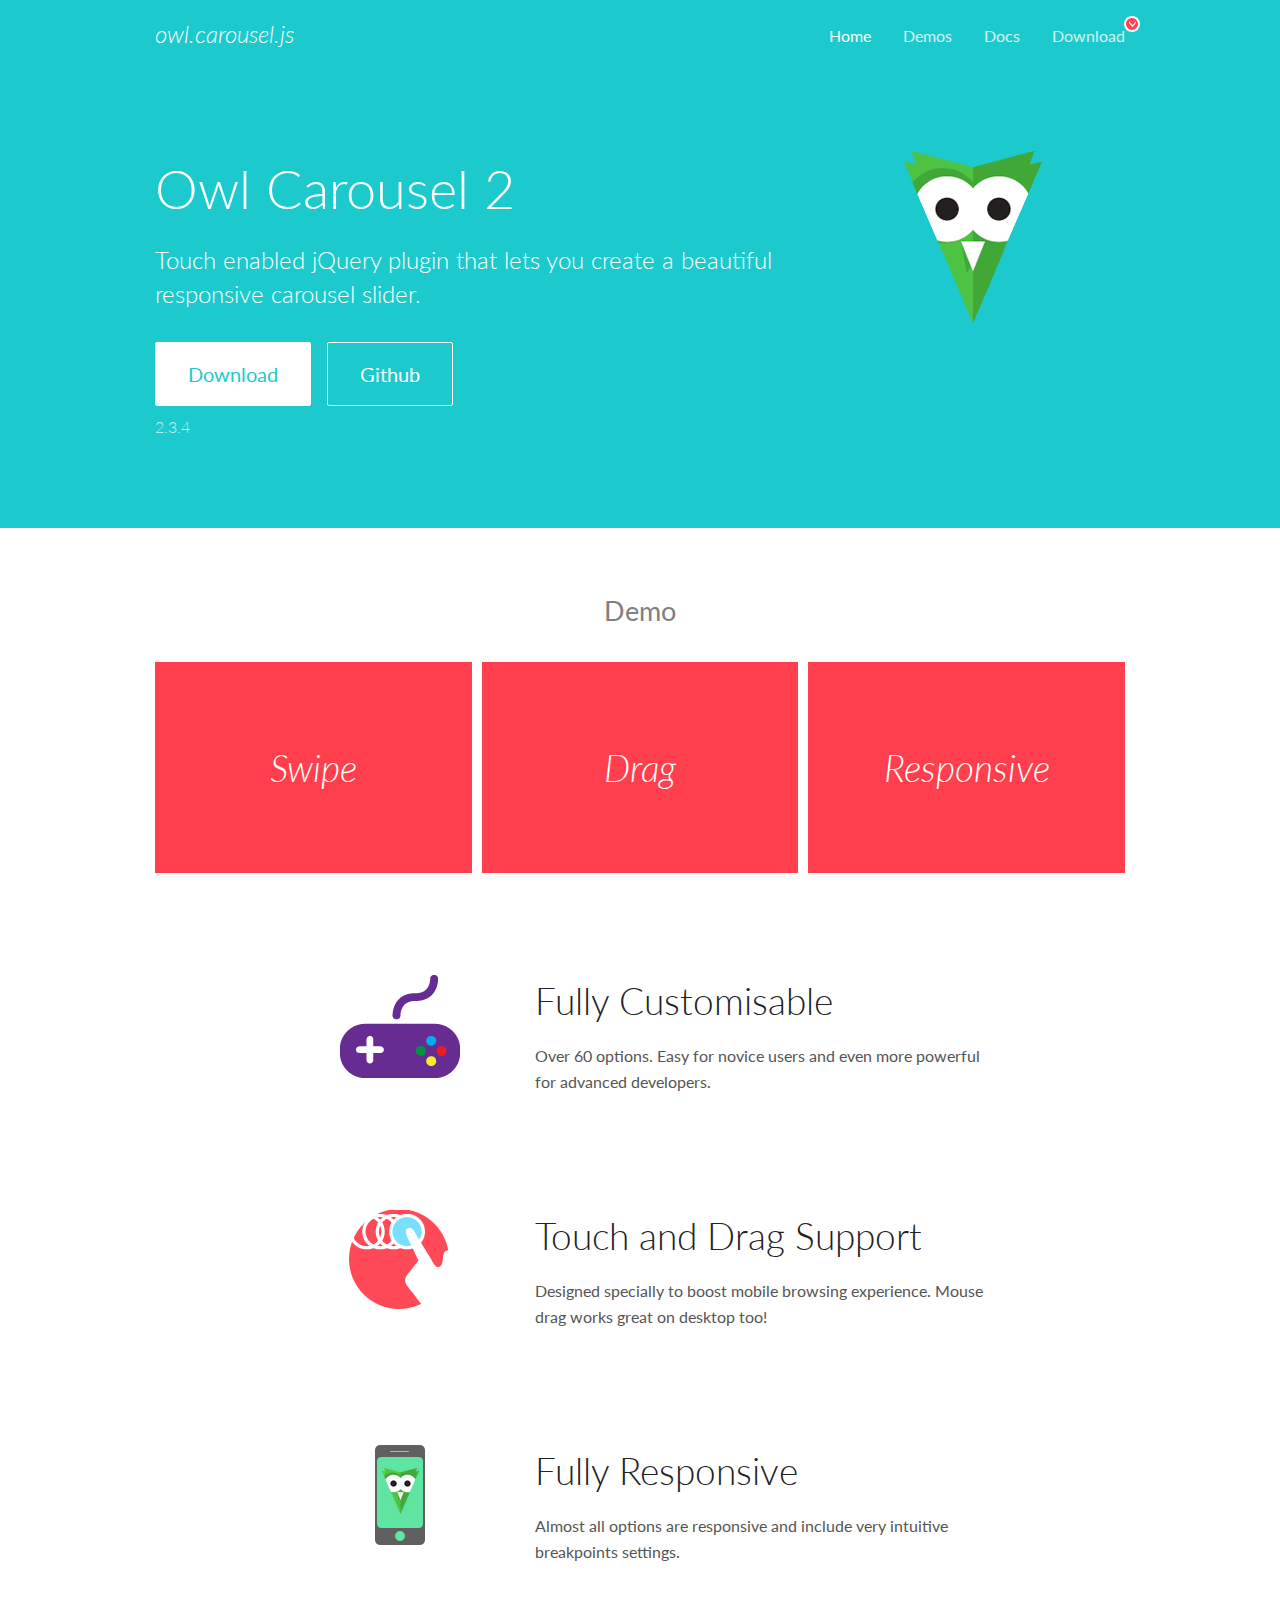
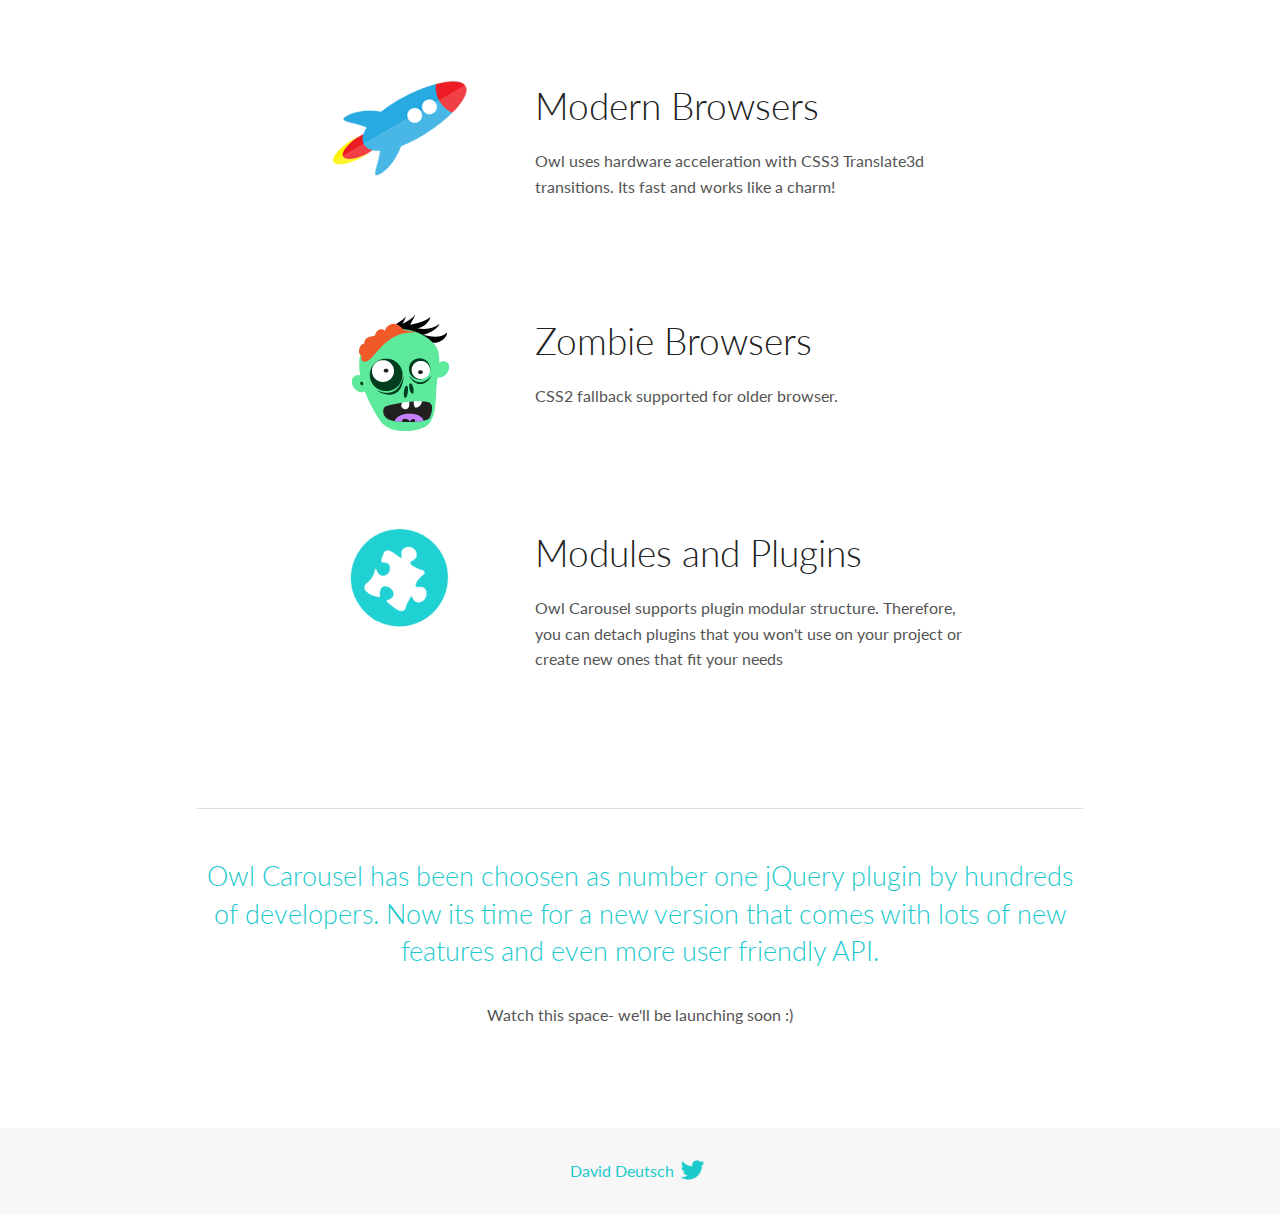
<file: assets/owl/OwlCarousel2-2.3.4/docs/index.html>
<!DOCTYPE html>
<html lang="en">
  <head>

    <!-- head -->
    <meta charset="utf-8">
    <meta name="msapplication-tap-highlight" content="no" />
    <meta name="viewport" content="width=device-width, initial-scale=1.0" />
    <meta name="description" content="Touch enabled jQuery plugin that lets you create beautiful responsive carousel slider.">
    <meta name="author" content="David Deutsch">
    <title>
      Home | Owl Carousel | 2.3.4
    </title>

    <!-- Stylesheets -->
    <link href='https://fonts.googleapis.com/css?family=Lato:300,400,700,400italic,300italic' rel='stylesheet' type='text/css'>
    <link rel="stylesheet" href="assets/css/docs.theme.min.css">

    <!-- Owl Stylesheets -->
    <link rel="stylesheet" href="assets/owlcarousel/assets/owl.carousel.min.css">
    <link rel="stylesheet" href="assets/owlcarousel/assets/owl.theme.default.min.css">

    <!-- HTML5 shim and Respond.js IE8 support of HTML5 elements and media queries -->

    <!--[if lt IE 9]>
      <script src="https://oss.maxcdn.com/libs/html5shiv/3.7.0/html5shiv.js"></script>
      <script src="https://oss.maxcdn.com/libs/respond.js/1.3.0/respond.min.js"></script>
    <![endif]-->

    <!-- Favicons -->
    <link rel="apple-touch-icon-precomposed" sizes="144x144" href="assets/ico/apple-touch-icon-144-precomposed.png">
    <link rel="shortcut icon" href="assets/ico/favicon.png">
    <link rel="shortcut icon" href="favicon.ico">

    <!-- Yeah i know js should not be in header. Its required for demos.-->

    <!-- javascript -->
    <script src="assets/vendors/jquery.min.js"></script>
    <script src="assets/owlcarousel/owl.carousel.js"></script>
  </head>
  <body>

    <!-- header -->
    <header class="header">
      <div class="row">
        <div class="large-12 columns">
          <div class="brand left">
            <h3>
              <a href="/OwlCarousel2/">owl.carousel.js</a> 
            </h3>
          </div>
          <a id="toggle-nav" class="right">
            <span></span> <span></span> <span></span> 
          </a> 
          <div class="nav-bar">
            <ul class="clearfix">
              <li class="active">
                <a href="/OwlCarousel2/index.html">Home</a> 
              </li>
              <li> <a href="/OwlCarousel2/demos/demos.html">Demos</a>  </li>
              <li> <a href="/OwlCarousel2/docs/started-welcome.html">Docs</a>  </li>
              <li>
                <a href="https://github.com/OwlCarousel2/OwlCarousel2/archive/2.3.4.zip">Download</a> 
                <span class="download"></span> 
              </li>
            </ul>
          </div>
        </div>
      </div>
    </header>

    <!-- home panel -->
    <section id="hero">
      <div class="row">
        <div class="large-8 medium-8 columns">
          <h1>Owl Carousel 2</h1>
          <h4>Touch enabled jQuery plugin that lets you create a beautiful responsive carousel slider.</h4>
          <a href="https://github.com/OwlCarousel2/OwlCarousel2/archive/2.3.4.zip" class="hero-button">Download</a> 
          <a href="https://github.com/OwlCarousel2/OwlCarousel2" class="hero-button outline">Github</a> 
          <p>2.3.4</p>
        </div>
        <div class="large-4 medium-4 columns">
          <img class="owl-logo" src="assets/img/owl-logo.png" alt="mr. Owl">
        </div>
      </div>
    </section>

    <!-- body -->
    <div class="home-demo">
      <div class="row">
        <div class="large-12 columns">
          <h3>Demo</h3>
          <div class="owl-carousel">
            <div class="item">
              <h2>Swipe</h2>
            </div>
            <div class="item">
              <h2>Drag</h2>
            </div>
            <div class="item">
              <h2>Responsive</h2>
            </div>
            <div class="item">
              <h2>CSS3</h2>
            </div>
            <div class="item">
              <h2>Fast</h2>
            </div>
            <div class="item">
              <h2>Easy</h2>
            </div>
            <div class="item">
              <h2>Free</h2>
            </div>
            <div class="item">
              <h2>Upgradable</h2>
            </div>
            <div class="item">
              <h2>Tons of options</h2>
            </div>
            <div class="item">
              <h2>Infinity</h2>
            </div>
            <div class="item">
              <h2>Auto Width</h2>
            </div>
          </div>
        </div>
      </div>
    </div>
    <script>
      var owl = $('.owl-carousel');
      owl.owlCarousel({
        margin: 10,
        loop: true,
        responsive: {
          0: {
            items: 1
          },
          600: {
            items: 2
          },
          1000: {
            items: 3
          }
        }
      })
    </script>

    <!-- features -->
    <div id="features">
      <div class="row">
        <div class="small-12 medium-9 small-centered columns">
          <section class="row feature">
            <div class="medium-4 small-12 columns">
              <img src="assets/img/feature-options.png" alt="">
            </div>
            <div class="medium-8 small-12 columns">
              <h2>Fully Customisable</h2>
              <p>Over 60 options. Easy for novice users and even more powerful for advanced developers.</p>
            </div>
          </section>
          <section class="row feature">
            <div class="medium-4 small-12 columns">
              <img src="assets/img/feature-drag.png" alt="">
            </div>
            <div class="medium-8 small-12 columns">
              <h2>Touch and Drag Support</h2>
              <p>Designed specially to boost mobile browsing experience. Mouse drag works great on desktop too!</p>
            </div>
          </section>
          <section class="row feature">
            <div class="medium-4 small-12 columns">
              <img src="assets/img/feature-responsive.png" alt="">
            </div>
            <div class="medium-8 small-12 columns">
              <h2>Fully Responsive</h2>
              <p>Almost all options are responsive and include very intuitive breakpoints settings.</p>
            </div>
          </section>
          <section class="row feature">
            <div class="medium-4 small-12 columns">
              <img src="assets/img/feature-modern.png" alt="">
            </div>
            <div class="medium-8 small-12 columns">
              <h2>Modern Browsers</h2>
              <p>Owl uses hardware acceleration with CSS3 Translate3d transitions. Its fast and works like a charm! </p>
            </div>
          </section>
          <section class="row feature">
            <div class="medium-4 small-12 columns">
              <img src="assets/img/feature-zombie.png" alt="">
            </div>
            <div class="medium-8 small-12 columns">
              <h2>Zombie Browsers</h2>
              <p>CSS2 fallback supported for older browser.</p>
            </div>
          </section>
          <section class="row feature">
            <div class="medium-4 small-12 columns">
              <img src="assets/img/feature-module.png" alt="">
            </div>
            <div class="medium-8 small-12 columns">
              <h2>Modules and Plugins</h2>
              <p>Owl Carousel supports plugin modular structure. Therefore, you can detach plugins that you won&#x27;t use on your project or create new ones that fit your needs</p>
            </div>
          </section>
        </div>
      </div>
    </div>

    <!-- footer -->
    <section id="teaser-text">
      <div class="row">
        <div class="small-12 medium-11 small-centered columns">
          <hr>
          <h3 id="owl-carousel-has-been-choosen-as-number-one-jquery-plugin-by-hundreds-of-developers-now-its-time-for-a-new-version-that-comes-with-lots-of-new-features-and-even-more-user-friendly-api-">Owl Carousel has been choosen as number one jQuery plugin by hundreds of developers. Now its time for a new version that comes with lots of new features and even more user friendly API.</h3>
          <p>Watch this space- we&#39;ll be launching soon :)</p>
        </div>
      </div>
    </section>

    <!-- footer -->
    <footer class="footer">
      <div class="row">
        <div class="large-12 columns">
          <h5>
            <a href="/OwlCarousel2/docs/support-contact.html">David Deutsch</a> 
            <a id="custom-tweet-button" href="https://twitter.com/share?url=https://github.com/OwlCarousel2/OwlCarousel2&text=Owl Carousel - This is so awesome! " target="_blank"></a> 
          </h5>
        </div>
      </div>
    </footer>

    <!-- vendors -->
    <script src="assets/vendors/highlight.js"></script>
    <script src="assets/js/app.js"></script>
  </body>
</html>
</file>
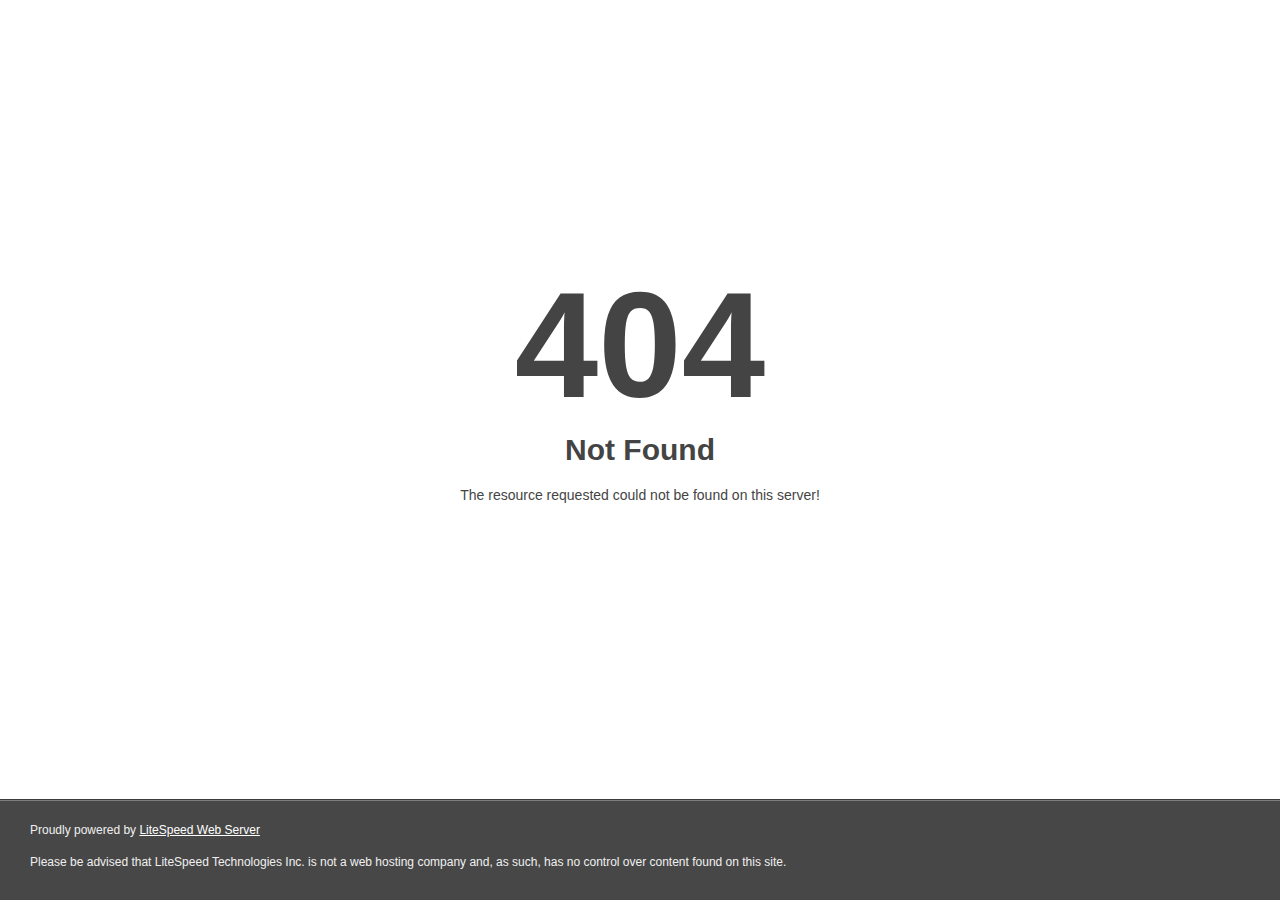
<file: assets/css/owl.video.play.html>
<!DOCTYPE html>
<html style="height:100%">
<head>
<meta name="viewport" content="width=device-width, initial-scale=1, shrink-to-fit=no" />
<title> 404 Not Found
</title></head>
<body style="color: #444; margin:0;font: normal 14px/20px Arial, Helvetica, sans-serif; height:100%; background-color: #fff;">
<div style="height:auto; min-height:100%; ">     <div style="text-align: center; width:800px; margin-left: -400px; position:absolute; top: 30%; left:50%;">
        <h1 style="margin:0; font-size:150px; line-height:150px; font-weight:bold;">404</h1>
<h2 style="margin-top:20px;font-size: 30px;">Not Found
</h2>
<p>The resource requested could not be found on this server!</p>
</div></div><div style="color:#f0f0f0; font-size:12px;margin:auto;padding:0px 30px 0px 30px;position:relative;clear:both;height:100px;margin-top:-101px;background-color:#474747;border-top: 1px solid rgba(0,0,0,0.15);box-shadow: 0 1px 0 rgba(255, 255, 255, 0.3) inset;">
<br>Proudly powered by  <a style="color:#fff;" href="http://www.litespeedtech.com/error-page">LiteSpeed Web Server</a><p>Please be advised that LiteSpeed Technologies Inc. is not a web hosting company and, as such, has no control over content found on this site.</p></div></body></html>
</file>
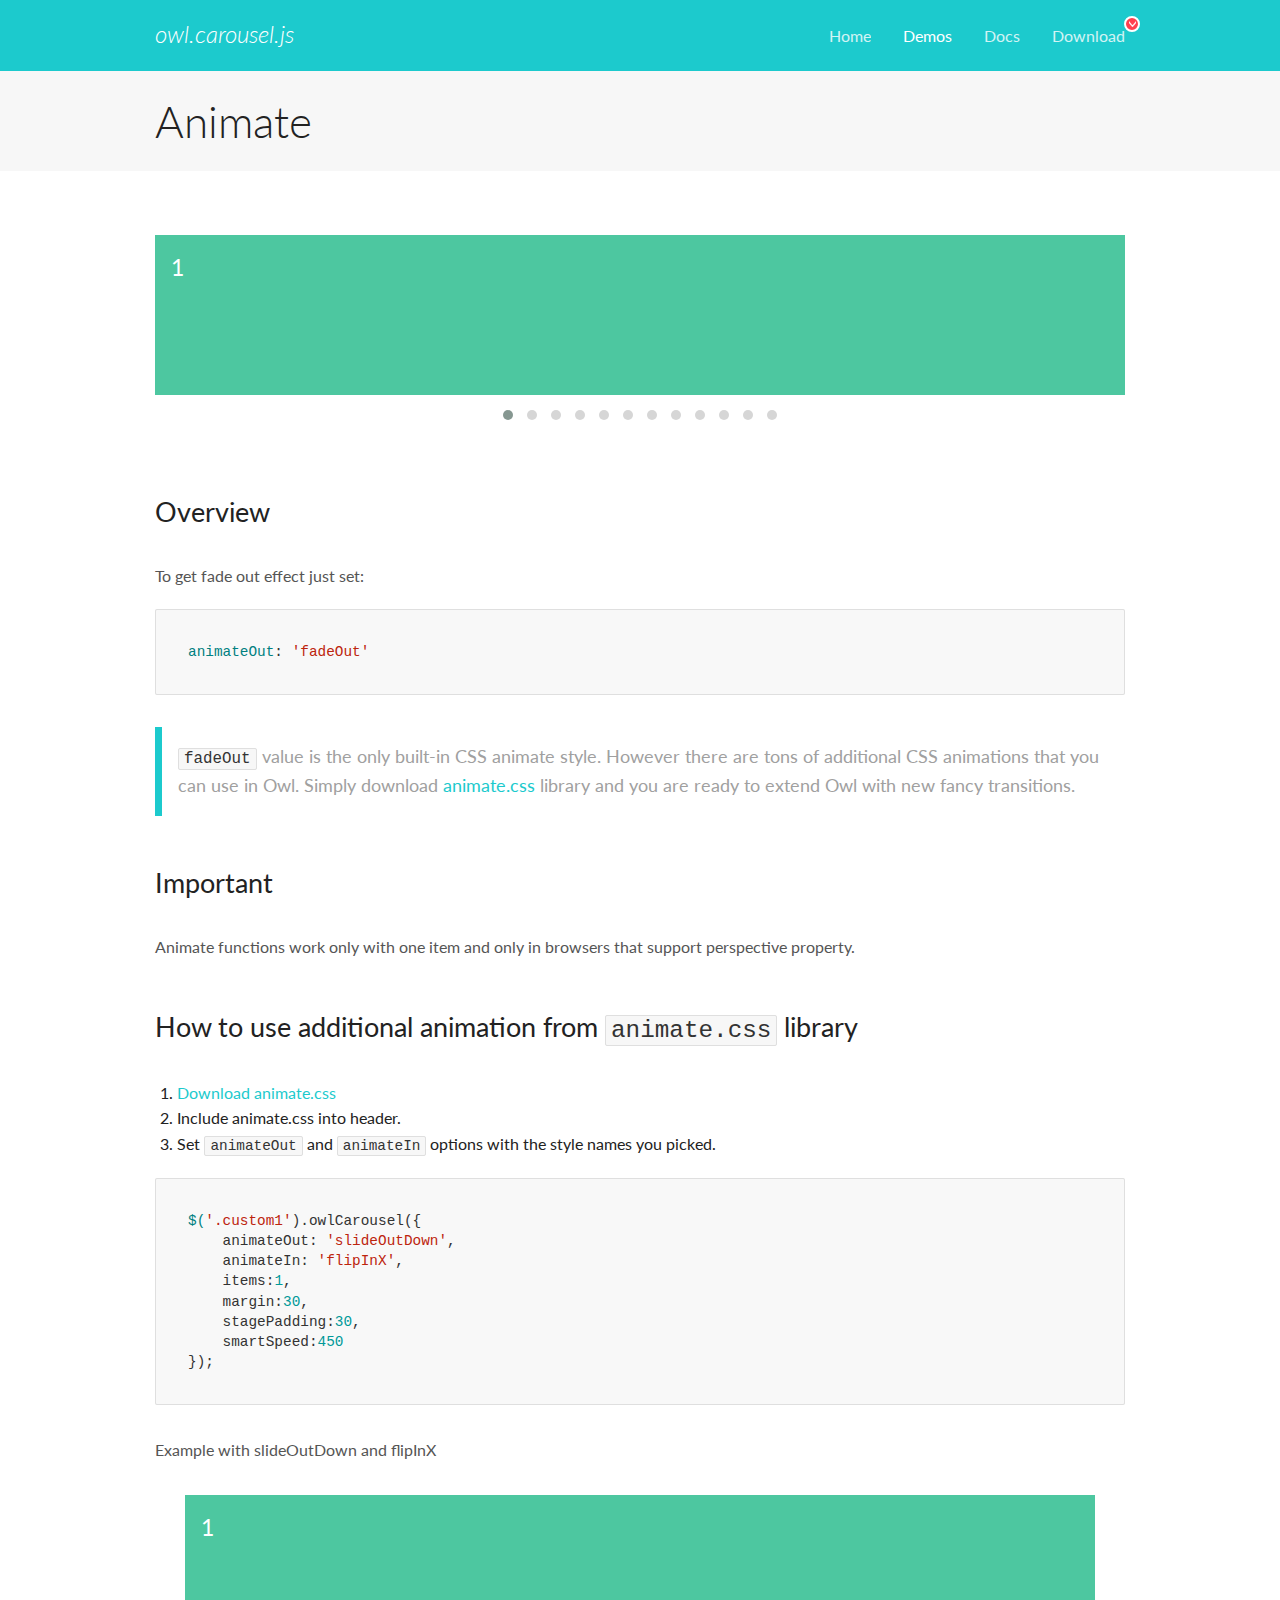
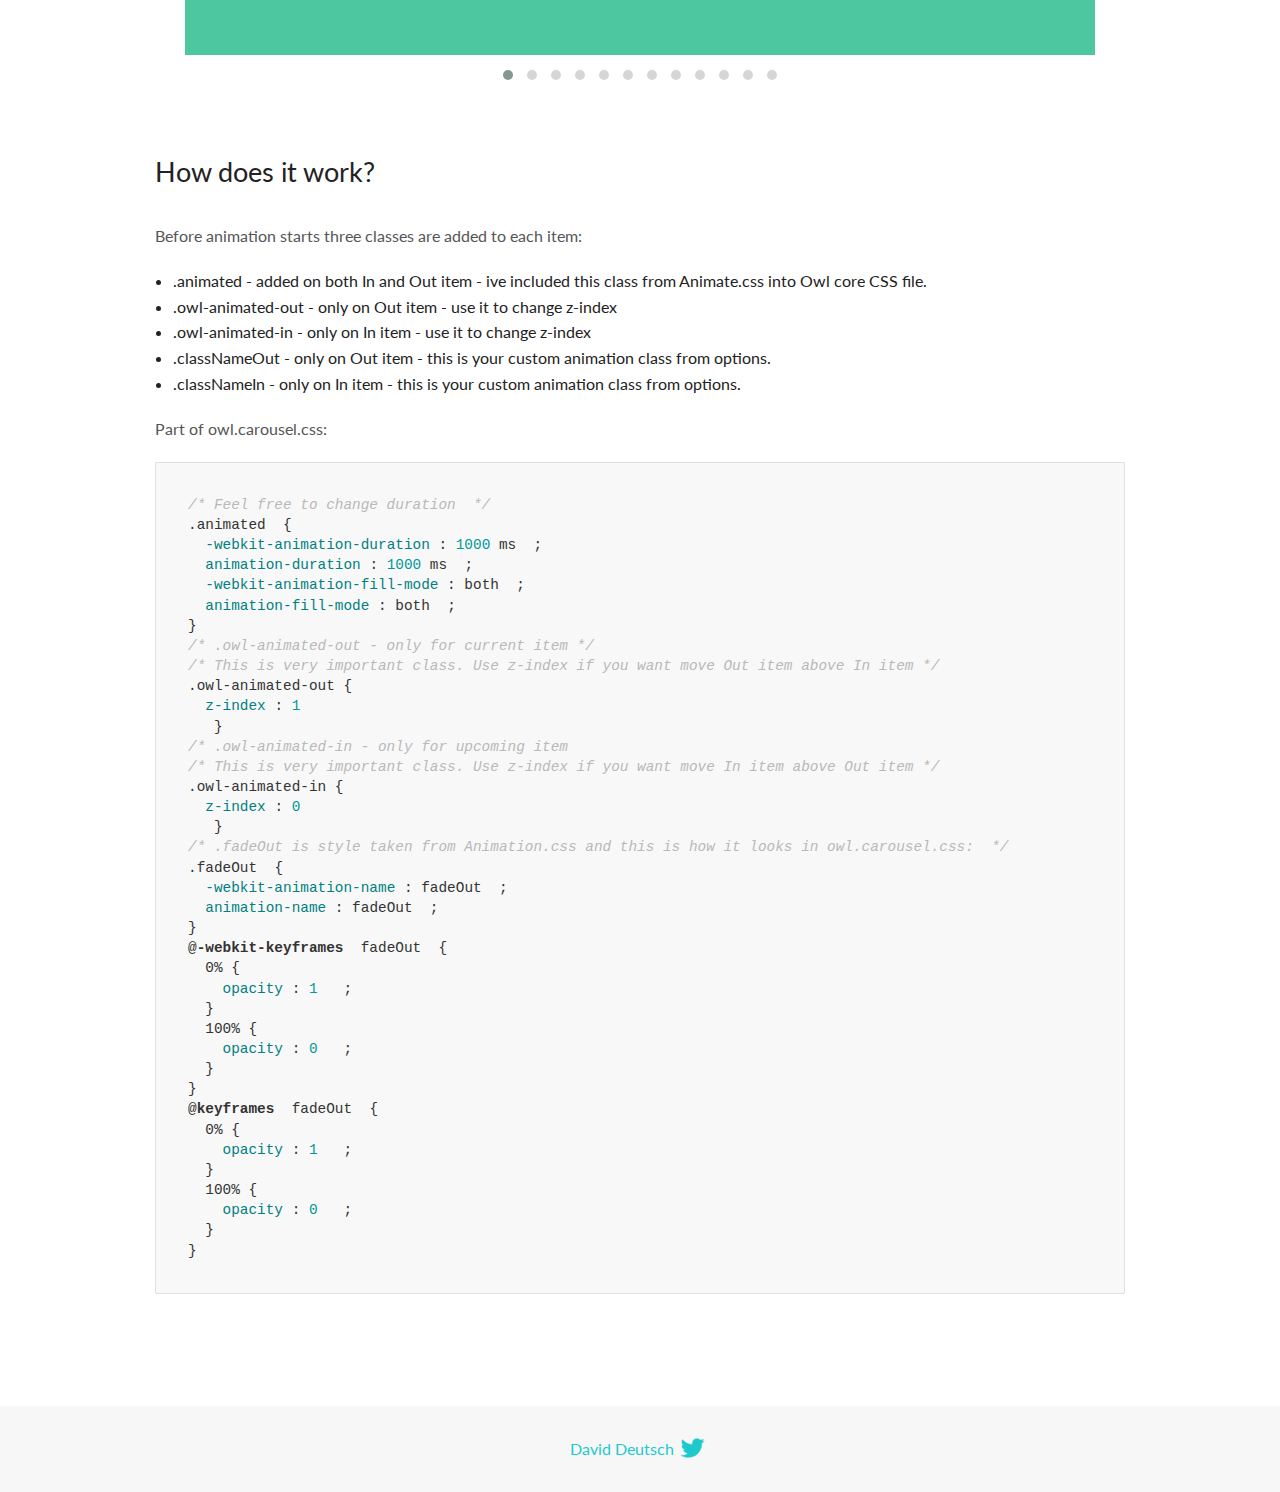
<file: assets/owl/OwlCarousel2-2.3.4/docs/demos/animate.html>
<!DOCTYPE html>
<html lang="en">
  <head>

    <!-- head -->
    <meta charset="utf-8">
    <meta name="msapplication-tap-highlight" content="no" />
    <meta name="viewport" content="width=device-width, initial-scale=1.0" />
    <meta name="description" content="Animate carousel">
    <meta name="author" content="David Deutsch">
    <title>
      Animate Demo | Owl Carousel | 2.3.4
    </title>

    <!-- Stylesheets -->
    <link href='https://fonts.googleapis.com/css?family=Lato:300,400,700,400italic,300italic' rel='stylesheet' type='text/css'>
    <link rel="stylesheet" href="../assets/css/docs.theme.min.css">

    <!-- Owl Stylesheets -->
    <link rel="stylesheet" href="../assets/owlcarousel/assets/owl.carousel.min.css">
    <link rel="stylesheet" href="../assets/owlcarousel/assets/owl.theme.default.min.css">

    <!-- HTML5 shim and Respond.js IE8 support of HTML5 elements and media queries -->

    <!--[if lt IE 9]>
      <script src="https://oss.maxcdn.com/libs/html5shiv/3.7.0/html5shiv.js"></script>
      <script src="https://oss.maxcdn.com/libs/respond.js/1.3.0/respond.min.js"></script>
    <![endif]-->

    <!-- Favicons -->
    <link rel="apple-touch-icon-precomposed" sizes="144x144" href="../assets/ico/apple-touch-icon-144-precomposed.png">
    <link rel="shortcut icon" href="../assets/ico/favicon.png">
    <link rel="shortcut icon" href="favicon.ico">

    <!-- Yeah i know js should not be in header. Its required for demos.-->

    <!-- javascript -->
    <script src="../assets/vendors/jquery.min.js"></script>
    <script src="../assets/owlcarousel/owl.carousel.js"></script>
  </head>
  <body>

    <!-- header -->
    <header class="header">
      <div class="row">
        <div class="large-12 columns">
          <div class="brand left">
            <h3>
              <a href="/OwlCarousel2/">owl.carousel.js</a> 
            </h3>
          </div>
          <a id="toggle-nav" class="right">
            <span></span> <span></span> <span></span> 
          </a> 
          <div class="nav-bar">
            <ul class="clearfix">
              <li> <a href="/OwlCarousel2/index.html">Home</a>  </li>
              <li class="active">
                <a href="/OwlCarousel2/demos/demos.html">Demos</a> 
              </li>
              <li> <a href="/OwlCarousel2/docs/started-welcome.html">Docs</a>  </li>
              <li>
                <a href="https://github.com/OwlCarousel2/OwlCarousel2/archive/2.3.4.zip">Download</a> 
                <span class="download"></span> 
              </li>
            </ul>
          </div>
        </div>
      </div>
    </header>

    <!-- title -->
    <section class="title">
      <div class="row">
        <div class="large-12 columns">
          <h1>Animate</h1>
        </div>
      </div>
    </section>

    <!--  Demos -->
    <section id="demos">
      <div class="row">
        <div class="large-12 columns">
          <div class="fadeOut owl-carousel owl-theme">
            <div class="item">
              <h4>1</h4>
            </div>
            <div class="item">
              <h4>2</h4>
            </div>
            <div class="item">
              <h4>3</h4>
            </div>
            <div class="item">
              <h4>4</h4>
            </div>
            <div class="item">
              <h4>5</h4>
            </div>
            <div class="item">
              <h4>6</h4>
            </div>
            <div class="item">
              <h4>7</h4>
            </div>
            <div class="item">
              <h4>8</h4>
            </div>
            <div class="item">
              <h4>9</h4>
            </div>
            <div class="item">
              <h4>10</h4>
            </div>
            <div class="item">
              <h4>11</h4>
            </div>
            <div class="item">
              <h4>12</h4>
            </div>
          </div>
          <h3 id="overview">Overview</h3>
          <p>To get fade out effect just set:</p>
          <pre><code>animateOut: &#39;fadeOut&#39;</code></pre>
          <blockquote>
            <p><code>fadeOut</code> value is the only built-in CSS animate style. However there are tons of additional CSS animations that you can use in Owl. Simply download
              <a href="https://daneden.github.io/animate.css/">animate.css</a>  library and you are ready to extend Owl with new fancy transitions.</p>
          </blockquote>
          <h3 id="important">Important</h3>
          <p>Animate functions work only with one item and only in browsers that support perspective property.</p>
          <h3 id="how-to-use-additional-animation-from-animate-css-library">How to use additional animation from <code>animate.css</code> library</h3>
          <ol>
            <li> <a href="https://daneden.github.io/animate.css/">Download animate.css</a>  </li>
            <li>Include animate.css into header.</li>
            <li>Set <code>animateOut</code> and <code>animateIn</code> options with the style names you picked.</li>
          </ol>
          <pre><code>$(&#39;.custom1&#39;).owlCarousel({
    animateOut: &#39;slideOutDown&#39;,
    animateIn: &#39;flipInX&#39;,
    items:1,
    margin:30,
    stagePadding:30,
    smartSpeed:450
});</code></pre>
          <p>Example with slideOutDown and flipInX</p>
          <div class="custom1 owl-carousel owl-theme">
            <div class="item">
              <h4>1</h4>
            </div>
            <div class="item">
              <h4>2</h4>
            </div>
            <div class="item">
              <h4>3</h4>
            </div>
            <div class="item">
              <h4>4</h4>
            </div>
            <div class="item">
              <h4>5</h4>
            </div>
            <div class="item">
              <h4>6</h4>
            </div>
            <div class="item">
              <h4>7</h4>
            </div>
            <div class="item">
              <h4>8</h4>
            </div>
            <div class="item">
              <h4>9</h4>
            </div>
            <div class="item">
              <h4>10</h4>
            </div>
            <div class="item">
              <h4>11</h4>
            </div>
            <div class="item">
              <h4>12</h4>
            </div>
          </div>
          <h3 id="how-does-it-work-">How does it work?</h3>
          <p>Before animation starts three classes are added to each item:</p>
          <ul>
            <li>.animated - added on both In and Out item - ive included this class from Animate.css into Owl core CSS file.</li>
            <li>.owl-animated-out - only on Out item - use it to change z-index</li>
            <li>.owl-animated-in - only on In item - use it to change z-index</li>
            <li>.classNameOut - only on Out item - this is your custom animation class from options.</li>
            <li>.classNameIn - only on In item - this is your custom animation class from options.</li>
          </ul>
          <p>Part of owl.carousel.css:</p>
          <pre><code class="language-css"><span class="comment">/* Feel free to change duration  */</span> 
<span class="class">.animated</span>  <span class="rules">{
  <span class="rule"><span class="attribute">-webkit-animation-duration</span> :<span class="value"> <span class="number">1000</span> ms</span> </span> ;
  <span class="rule"><span class="attribute">animation-duration</span> :<span class="value"> <span class="number">1000</span> ms</span> </span> ;
  <span class="rule"><span class="attribute">-webkit-animation-fill-mode</span> :<span class="value"> both</span> </span> ;
  <span class="rule"><span class="attribute">animation-fill-mode</span> :<span class="value"> both</span> </span> ;
<span class="rule">}</span> </span> 
<span class="comment">/* .owl-animated-out - only for current item */</span> 
<span class="comment">/* This is very important class. Use z-index if you want move Out item above In item */</span> 
<span class="class">.owl-animated-out</span> <span class="rules">{
  <span class="rule"><span class="attribute">z-index</span> :<span class="value"> <span class="number">1</span> 
</span> </span> </span> }
<span class="comment">/* .owl-animated-in - only for upcoming item
/* This is very important class. Use z-index if you want move In item above Out item */</span> 
<span class="class">.owl-animated-in</span> <span class="rules">{
  <span class="rule"><span class="attribute">z-index</span> :<span class="value"> <span class="number">0</span> 
</span> </span> </span> }
<span class="comment">/* .fadeOut is style taken from Animation.css and this is how it looks in owl.carousel.css:  */</span> 
<span class="class">.fadeOut</span>  <span class="rules">{
  <span class="rule"><span class="attribute">-webkit-animation-name</span> :<span class="value"> fadeOut</span> </span> ;
  <span class="rule"><span class="attribute">animation-name</span> :<span class="value"> fadeOut</span> </span> ;
<span class="rule">}</span> </span> 
<span class="at_rule">@<span class="keyword">-webkit-keyframes</span>  fadeOut </span> {
  0% <span class="rules">{
    <span class="rule"><span class="attribute">opacity</span> :<span class="value"> <span class="number">1</span> </span> </span> ;
  <span class="rule">}</span> </span> 
  100% <span class="rules">{
    <span class="rule"><span class="attribute">opacity</span> :<span class="value"> <span class="number">0</span> </span> </span> ;
  <span class="rule">}</span> </span> 
}
<span class="at_rule">@<span class="keyword">keyframes</span>  fadeOut </span> {
  0% <span class="rules">{
    <span class="rule"><span class="attribute">opacity</span> :<span class="value"> <span class="number">1</span> </span> </span> ;
  <span class="rule">}</span> </span> 
  100% <span class="rules">{
    <span class="rule"><span class="attribute">opacity</span> :<span class="value"> <span class="number">0</span> </span> </span> ;
  <span class="rule">}</span> </span> 
}</code></pre>
          <link rel="stylesheet" href="../assets/css/animate.css">
          <script>
            jQuery(document).ready(function($) {
              $('.fadeOut').owlCarousel({
                items: 1,
                animateOut: 'fadeOut',
                loop: true,
                margin: 10,
              });
              $('.custom1').owlCarousel({
                animateOut: 'slideOutDown',
                animateIn: 'flipInX',
                items: 1,
                margin: 30,
                stagePadding: 30,
                smartSpeed: 450
              });
            });
          </script>
        </div>
      </div>
    </section>

    <!-- footer -->
    <footer class="footer">
      <div class="row">
        <div class="large-12 columns">
          <h5>
            <a href="/OwlCarousel2/docs/support-contact.html">David Deutsch</a> 
            <a id="custom-tweet-button" href="https://twitter.com/share?url=https://github.com/OwlCarousel2/OwlCarousel2&text=Owl Carousel - This is so awesome! " target="_blank"></a> 
          </h5>
        </div>
      </div>
    </footer>

    <!-- vendors -->
    <script src="../assets/vendors/highlight.js"></script>
    <script src="../assets/js/app.js"></script>
  </body>
</html>
</file>
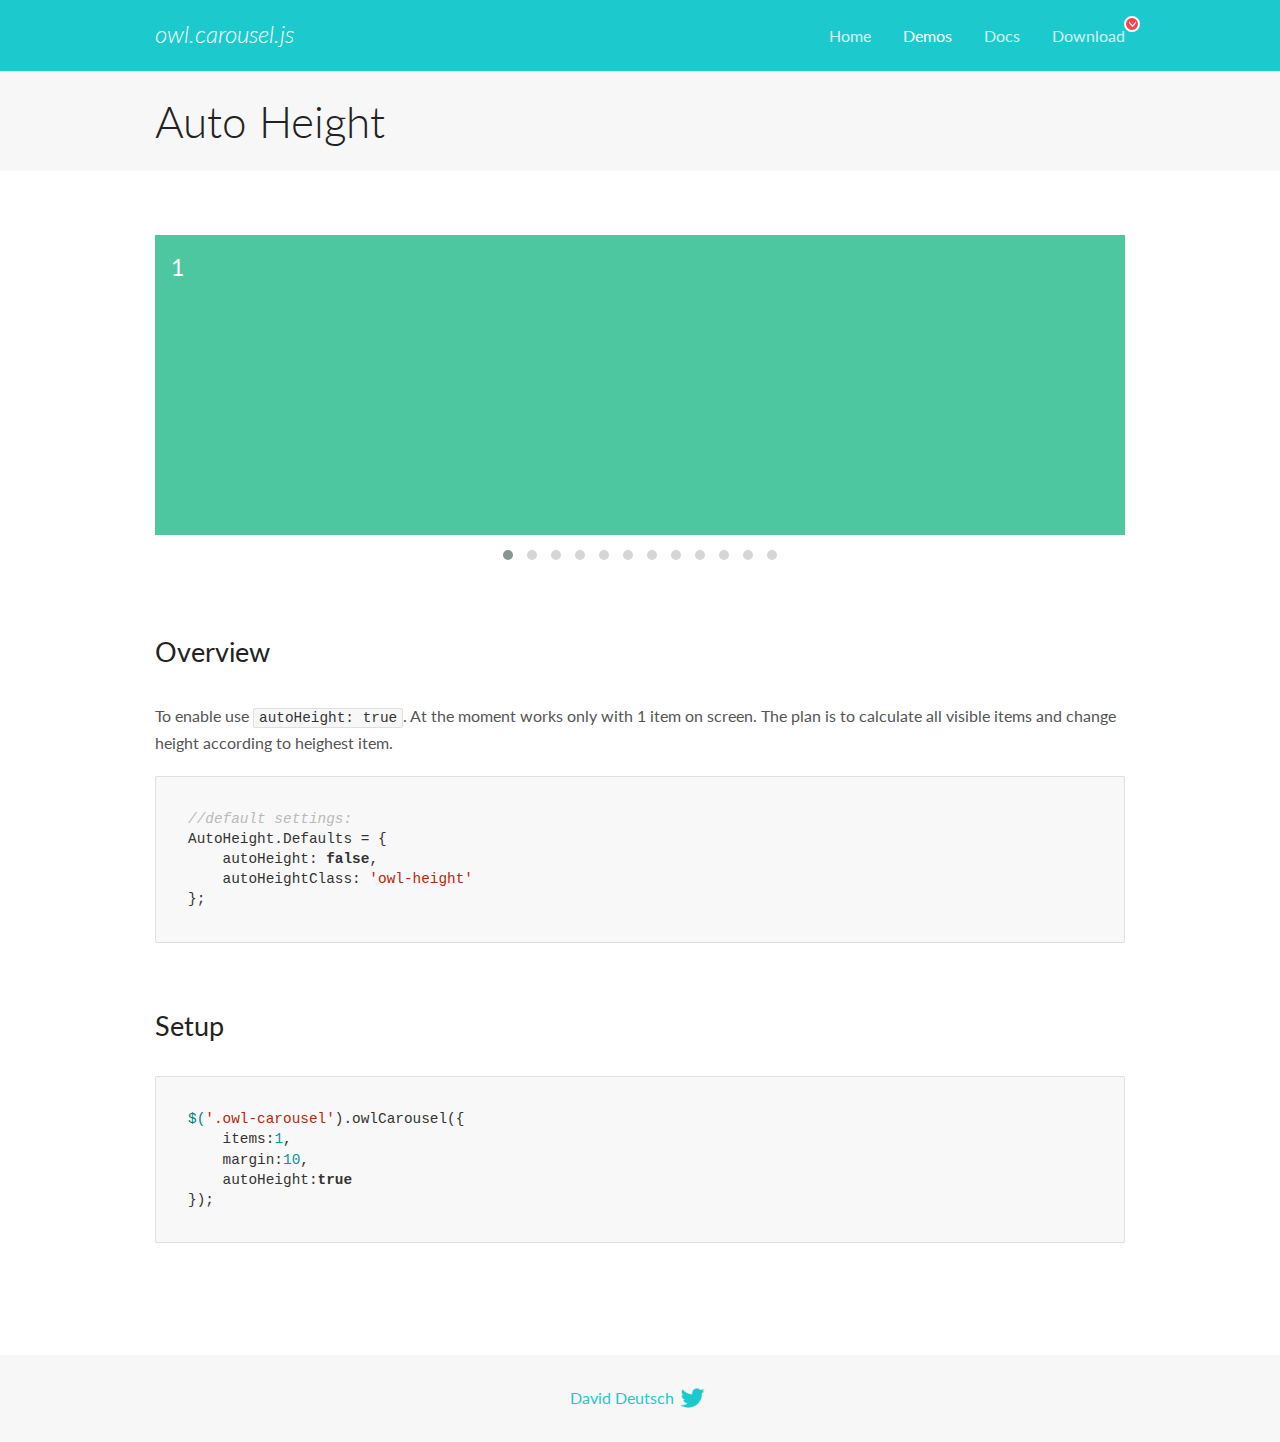
<file: assets/owl/OwlCarousel2-2.3.4/docs/demos/autoheight.html>
<!DOCTYPE html>
<html lang="en">
  <head>

    <!-- head -->
    <meta charset="utf-8">
    <meta name="msapplication-tap-highlight" content="no" />
    <meta name="viewport" content="width=device-width, initial-scale=1.0" />
    <meta name="description" content="autoHeight usage demo">
    <meta name="author" content="David Deutsch">
    <title>
      Auto Height Demo | Owl Carousel | 2.3.4
    </title>

    <!-- Stylesheets -->
    <link href='https://fonts.googleapis.com/css?family=Lato:300,400,700,400italic,300italic' rel='stylesheet' type='text/css'>
    <link rel="stylesheet" href="../assets/css/docs.theme.min.css">

    <!-- Owl Stylesheets -->
    <link rel="stylesheet" href="../assets/owlcarousel/assets/owl.carousel.min.css">
    <link rel="stylesheet" href="../assets/owlcarousel/assets/owl.theme.default.min.css">

    <!-- HTML5 shim and Respond.js IE8 support of HTML5 elements and media queries -->

    <!--[if lt IE 9]>
      <script src="https://oss.maxcdn.com/libs/html5shiv/3.7.0/html5shiv.js"></script>
      <script src="https://oss.maxcdn.com/libs/respond.js/1.3.0/respond.min.js"></script>
    <![endif]-->

    <!-- Favicons -->
    <link rel="apple-touch-icon-precomposed" sizes="144x144" href="../assets/ico/apple-touch-icon-144-precomposed.png">
    <link rel="shortcut icon" href="../assets/ico/favicon.png">
    <link rel="shortcut icon" href="favicon.ico">

    <!-- Yeah i know js should not be in header. Its required for demos.-->

    <!-- javascript -->
    <script src="../assets/vendors/jquery.min.js"></script>
    <script src="../assets/owlcarousel/owl.carousel.js"></script>
  </head>
  <body>

    <!-- header -->
    <header class="header">
      <div class="row">
        <div class="large-12 columns">
          <div class="brand left">
            <h3>
              <a href="/OwlCarousel2/">owl.carousel.js</a> 
            </h3>
          </div>
          <a id="toggle-nav" class="right">
            <span></span> <span></span> <span></span> 
          </a> 
          <div class="nav-bar">
            <ul class="clearfix">
              <li> <a href="/OwlCarousel2/index.html">Home</a>  </li>
              <li class="active">
                <a href="/OwlCarousel2/demos/demos.html">Demos</a> 
              </li>
              <li> <a href="/OwlCarousel2/docs/started-welcome.html">Docs</a>  </li>
              <li>
                <a href="https://github.com/OwlCarousel2/OwlCarousel2/archive/2.3.4.zip">Download</a> 
                <span class="download"></span> 
              </li>
            </ul>
          </div>
        </div>
      </div>
    </header>

    <!-- title -->
    <section class="title">
      <div class="row">
        <div class="large-12 columns">
          <h1>Auto Height</h1>
        </div>
      </div>
    </section>

    <!--  Demos -->
    <section id="demos">
      <div class="row">
        <div class="large-12 columns">
          <div class="owl-carousel owl-theme">
            <div class="item" style="height:300px">
              <h4>1</h4>
            </div>
            <div class="item" style="height:100px">
              <h4>2</h4>
            </div>
            <div class="item" style="height:500px">
              <h4>3</h4>
            </div>
            <div class="item" style="height:250px">
              <h4>4</h4>
            </div>
            <div class="item" style="height:400px">
              <h4>5</h4>
            </div>
            <div class="item" style="height:500px">
              <h4>6</h4>
            </div>
            <div class="item" style="height:600px">
              <h4>7</h4>
            </div>
            <div class="item" style="height:400px">
              <h4>8</h4>
            </div>
            <div class="item" style="height:300px">
              <h4>9</h4>
            </div>
            <div class="item" style="height:350px">
              <h4>10</h4>
            </div>
            <div class="item" style="height:200px">
              <h4>11</h4>
            </div>
            <div class="item" style="height:150px">
              <h4>12</h4>
            </div>
          </div>
          <h3 id="overview">Overview</h3>
          <p>To enable use <code>autoHeight: true</code>. At the moment works only with 1 item on screen. The plan is to calculate all visible items and change height according to heighest item.</p>
          <pre><code>//default settings:
AutoHeight.Defaults = {
    autoHeight: false,
    autoHeightClass: &#39;owl-height&#39;
};</code></pre>
          <h3 id="setup">Setup</h3>
          <pre><code>$(&#39;.owl-carousel&#39;).owlCarousel({
    items:1,
    margin:10,
    autoHeight:true
});</code></pre>
          <script>
            $(document).ready(function() {
              $('.owl-carousel').owlCarousel({
                items: 1,
                margin: 10,
                autoHeight: true
              });
            })
          </script>
        </div>
      </div>
    </section>

    <!-- footer -->
    <footer class="footer">
      <div class="row">
        <div class="large-12 columns">
          <h5>
            <a href="/OwlCarousel2/docs/support-contact.html">David Deutsch</a> 
            <a id="custom-tweet-button" href="https://twitter.com/share?url=https://github.com/OwlCarousel2/OwlCarousel2&text=Owl Carousel - This is so awesome! " target="_blank"></a> 
          </h5>
        </div>
      </div>
    </footer>

    <!-- vendors -->
    <script src="../assets/vendors/highlight.js"></script>
    <script src="../assets/js/app.js"></script>
  </body>
</html>
</file>
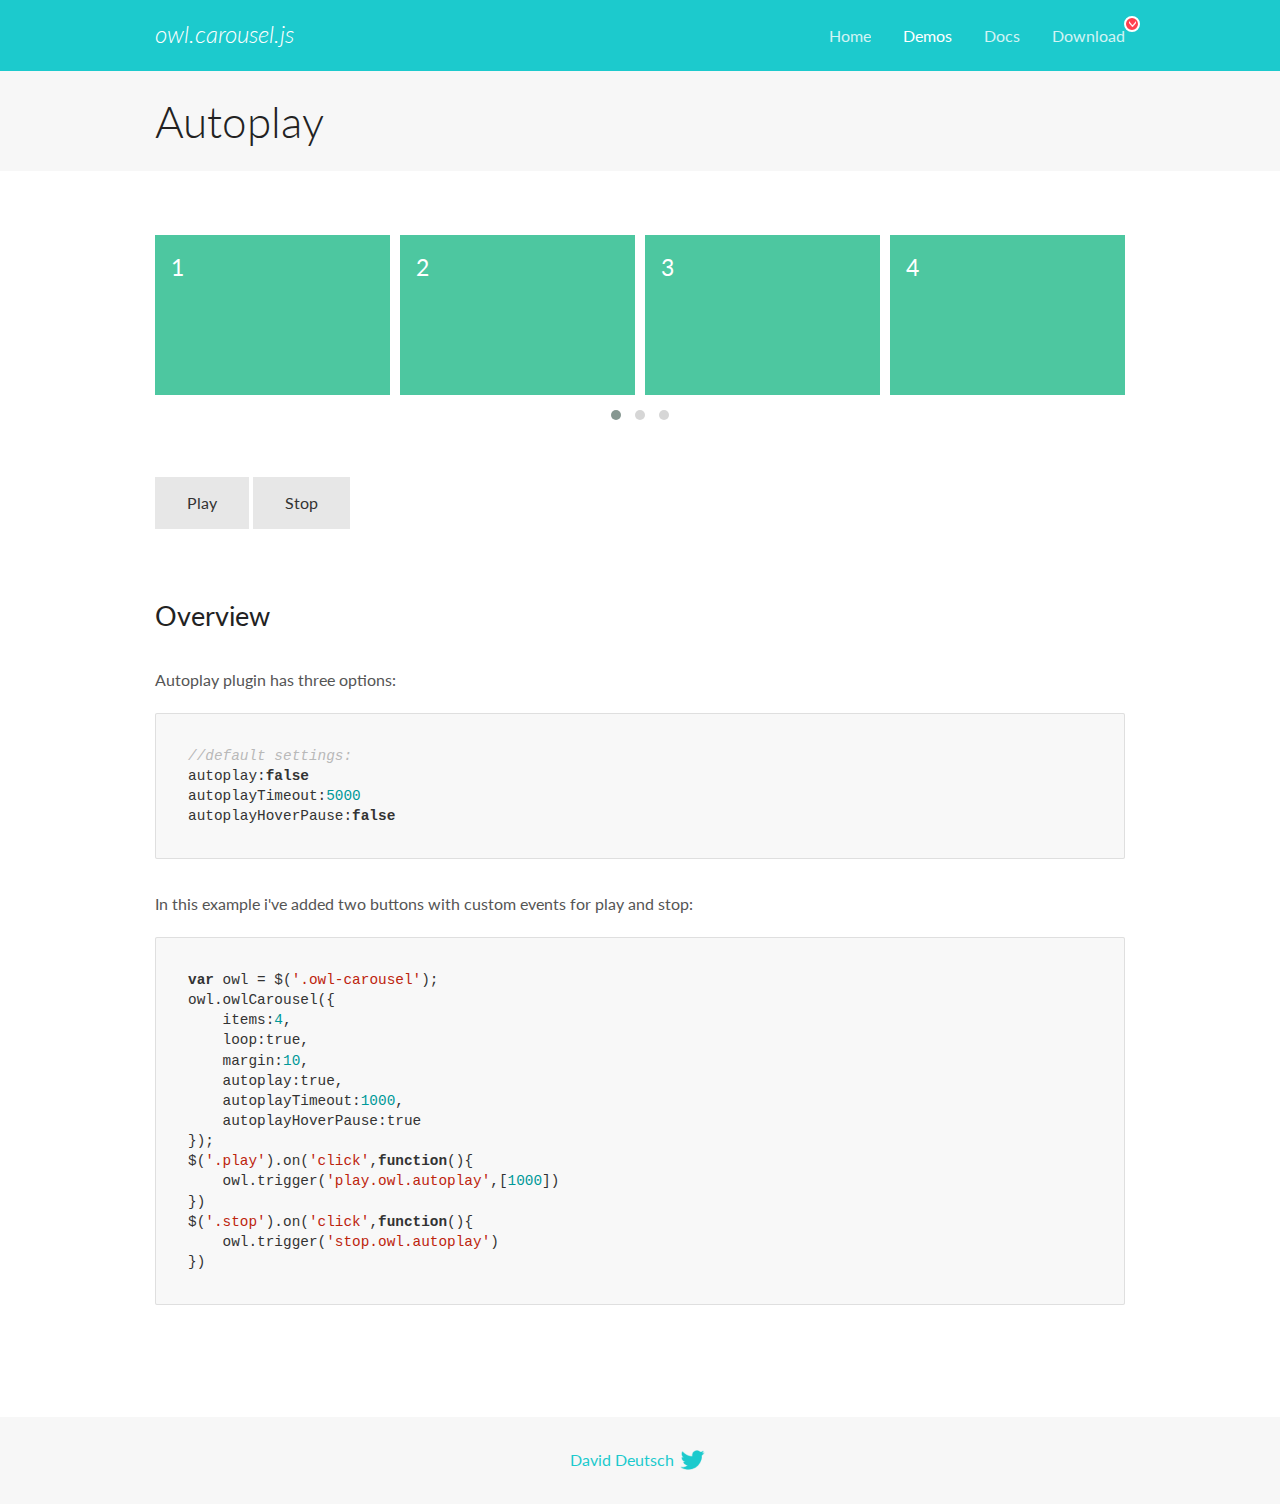
<file: assets/owl/OwlCarousel2-2.3.4/docs/demos/autoplay.html>
<!DOCTYPE html>
<html lang="en">
  <head>

    <!-- head -->
    <meta charset="utf-8">
    <meta name="msapplication-tap-highlight" content="no" />
    <meta name="viewport" content="width=device-width, initial-scale=1.0" />
    <meta name="description" content="Autoplay usage demo">
    <meta name="author" content="David Deutsch">
    <title>
      Autoplay Demo | Owl Carousel | 2.3.4
    </title>

    <!-- Stylesheets -->
    <link href='https://fonts.googleapis.com/css?family=Lato:300,400,700,400italic,300italic' rel='stylesheet' type='text/css'>
    <link rel="stylesheet" href="../assets/css/docs.theme.min.css">

    <!-- Owl Stylesheets -->
    <link rel="stylesheet" href="../assets/owlcarousel/assets/owl.carousel.min.css">
    <link rel="stylesheet" href="../assets/owlcarousel/assets/owl.theme.default.min.css">

    <!-- HTML5 shim and Respond.js IE8 support of HTML5 elements and media queries -->

    <!--[if lt IE 9]>
      <script src="https://oss.maxcdn.com/libs/html5shiv/3.7.0/html5shiv.js"></script>
      <script src="https://oss.maxcdn.com/libs/respond.js/1.3.0/respond.min.js"></script>
    <![endif]-->

    <!-- Favicons -->
    <link rel="apple-touch-icon-precomposed" sizes="144x144" href="../assets/ico/apple-touch-icon-144-precomposed.png">
    <link rel="shortcut icon" href="../assets/ico/favicon.png">
    <link rel="shortcut icon" href="favicon.ico">

    <!-- Yeah i know js should not be in header. Its required for demos.-->

    <!-- javascript -->
    <script src="../assets/vendors/jquery.min.js"></script>
    <script src="../assets/owlcarousel/owl.carousel.js"></script>
  </head>
  <body>

    <!-- header -->
    <header class="header">
      <div class="row">
        <div class="large-12 columns">
          <div class="brand left">
            <h3>
              <a href="/OwlCarousel2/">owl.carousel.js</a> 
            </h3>
          </div>
          <a id="toggle-nav" class="right">
            <span></span> <span></span> <span></span> 
          </a> 
          <div class="nav-bar">
            <ul class="clearfix">
              <li> <a href="/OwlCarousel2/index.html">Home</a>  </li>
              <li class="active">
                <a href="/OwlCarousel2/demos/demos.html">Demos</a> 
              </li>
              <li> <a href="/OwlCarousel2/docs/started-welcome.html">Docs</a>  </li>
              <li>
                <a href="https://github.com/OwlCarousel2/OwlCarousel2/archive/2.3.4.zip">Download</a> 
                <span class="download"></span> 
              </li>
            </ul>
          </div>
        </div>
      </div>
    </header>

    <!-- title -->
    <section class="title">
      <div class="row">
        <div class="large-12 columns">
          <h1>Autoplay</h1>
        </div>
      </div>
    </section>

    <!--  Demos -->
    <section id="demos">
      <div class="row">
        <div class="large-12 columns">
          <div class="owl-carousel owl-theme">
            <div class="item">
              <h4>1</h4>
            </div>
            <div class="item">
              <h4>2</h4>
            </div>
            <div class="item">
              <h4>3</h4>
            </div>
            <div class="item">
              <h4>4</h4>
            </div>
            <div class="item">
              <h4>5</h4>
            </div>
            <div class="item">
              <h4>6</h4>
            </div>
            <div class="item">
              <h4>7</h4>
            </div>
            <div class="item">
              <h4>8</h4>
            </div>
            <div class="item">
              <h4>9</h4>
            </div>
            <div class="item">
              <h4>10</h4>
            </div>
            <div class="item">
              <h4>11</h4>
            </div>
            <div class="item">
              <h4>12</h4>
            </div>
          </div>
          <a class="button secondary play">Play</a> 
          <a class="button secondary stop">Stop</a> 
          <h3 id="overview">Overview</h3>
          <p>Autoplay plugin has three options:</p>
          <pre><code>//default settings:
autoplay:false
autoplayTimeout:5000
autoplayHoverPause:false</code></pre>
          <p>In this example i&#39;ve added two buttons with custom events for play and stop:</p>
          <pre><code>var owl = $(&#39;.owl-carousel&#39;);
owl.owlCarousel({
    items:4,
    loop:true,
    margin:10,
    autoplay:true,
    autoplayTimeout:1000,
    autoplayHoverPause:true
});
$(&#39;.play&#39;).on(&#39;click&#39;,function(){
    owl.trigger(&#39;play.owl.autoplay&#39;,[1000])
})
$(&#39;.stop&#39;).on(&#39;click&#39;,function(){
    owl.trigger(&#39;stop.owl.autoplay&#39;)
})</code></pre>
          <script>
            $(document).ready(function() {
              var owl = $('.owl-carousel');
              owl.owlCarousel({
                items: 4,
                loop: true,
                margin: 10,
                autoplay: true,
                autoplayTimeout: 1000,
                autoplayHoverPause: true
              });
              $('.play').on('click', function() {
                owl.trigger('play.owl.autoplay', [1000])
              })
              $('.stop').on('click', function() {
                owl.trigger('stop.owl.autoplay')
              })
            })
          </script>
        </div>
      </div>
    </section>

    <!-- footer -->
    <footer class="footer">
      <div class="row">
        <div class="large-12 columns">
          <h5>
            <a href="/OwlCarousel2/docs/support-contact.html">David Deutsch</a> 
            <a id="custom-tweet-button" href="https://twitter.com/share?url=https://github.com/OwlCarousel2/OwlCarousel2&text=Owl Carousel - This is so awesome! " target="_blank"></a> 
          </h5>
        </div>
      </div>
    </footer>

    <!-- vendors -->
    <script src="../assets/vendors/highlight.js"></script>
    <script src="../assets/js/app.js"></script>
  </body>
</html>
</file>
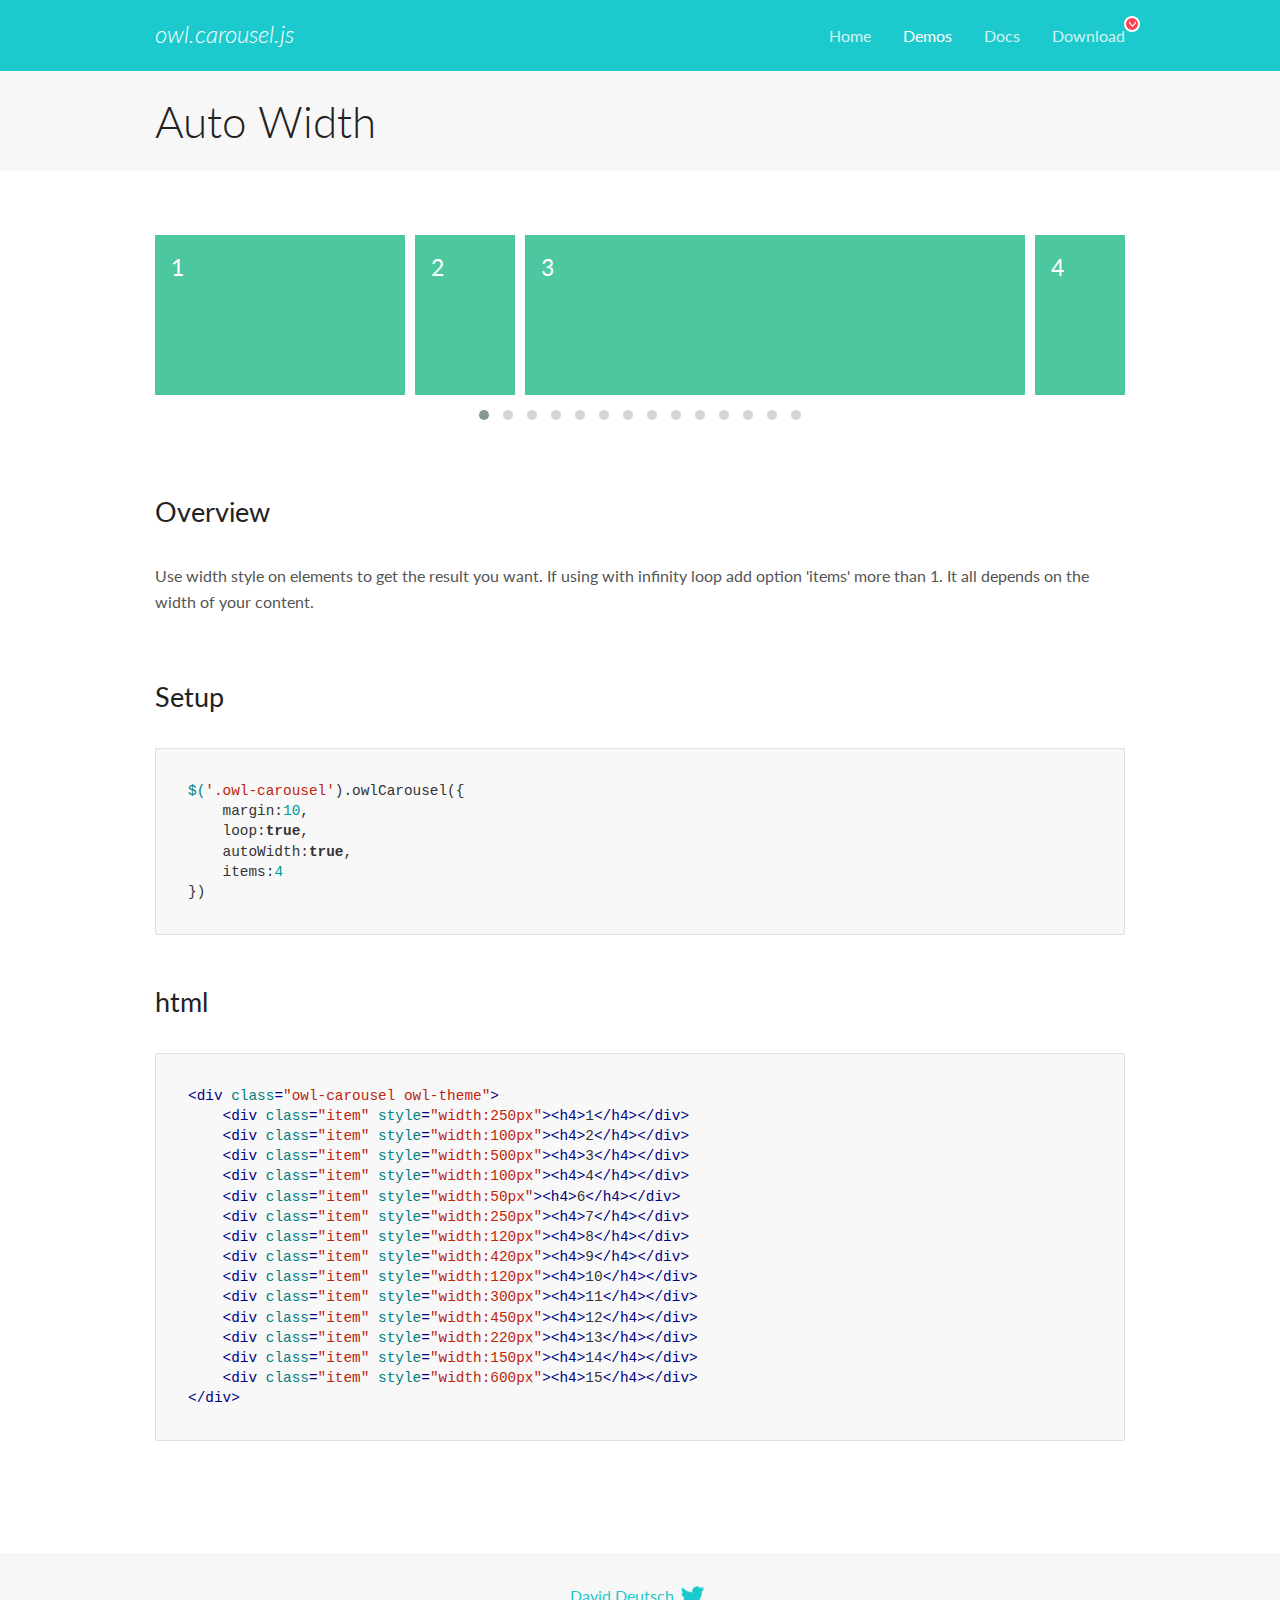
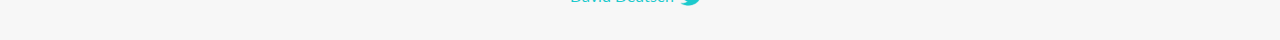
<file: assets/owl/OwlCarousel2-2.3.4/docs/demos/autowidth.html>
<!DOCTYPE html>
<html lang="en">
  <head>

    <!-- head -->
    <meta charset="utf-8">
    <meta name="msapplication-tap-highlight" content="no" />
    <meta name="viewport" content="width=device-width, initial-scale=1.0" />
    <meta name="description" content="Auto Width">
    <meta name="author" content="David Deutsch">
    <title>
      Auto Width Demo | Owl Carousel | 2.3.4
    </title>

    <!-- Stylesheets -->
    <link href='https://fonts.googleapis.com/css?family=Lato:300,400,700,400italic,300italic' rel='stylesheet' type='text/css'>
    <link rel="stylesheet" href="../assets/css/docs.theme.min.css">

    <!-- Owl Stylesheets -->
    <link rel="stylesheet" href="../assets/owlcarousel/assets/owl.carousel.min.css">
    <link rel="stylesheet" href="../assets/owlcarousel/assets/owl.theme.default.min.css">

    <!-- HTML5 shim and Respond.js IE8 support of HTML5 elements and media queries -->

    <!--[if lt IE 9]>
      <script src="https://oss.maxcdn.com/libs/html5shiv/3.7.0/html5shiv.js"></script>
      <script src="https://oss.maxcdn.com/libs/respond.js/1.3.0/respond.min.js"></script>
    <![endif]-->

    <!-- Favicons -->
    <link rel="apple-touch-icon-precomposed" sizes="144x144" href="../assets/ico/apple-touch-icon-144-precomposed.png">
    <link rel="shortcut icon" href="../assets/ico/favicon.png">
    <link rel="shortcut icon" href="favicon.ico">

    <!-- Yeah i know js should not be in header. Its required for demos.-->

    <!-- javascript -->
    <script src="../assets/vendors/jquery.min.js"></script>
    <script src="../assets/owlcarousel/owl.carousel.js"></script>
  </head>
  <body>

    <!-- header -->
    <header class="header">
      <div class="row">
        <div class="large-12 columns">
          <div class="brand left">
            <h3>
              <a href="/OwlCarousel2/">owl.carousel.js</a> 
            </h3>
          </div>
          <a id="toggle-nav" class="right">
            <span></span> <span></span> <span></span> 
          </a> 
          <div class="nav-bar">
            <ul class="clearfix">
              <li> <a href="/OwlCarousel2/index.html">Home</a>  </li>
              <li class="active">
                <a href="/OwlCarousel2/demos/demos.html">Demos</a> 
              </li>
              <li> <a href="/OwlCarousel2/docs/started-welcome.html">Docs</a>  </li>
              <li>
                <a href="https://github.com/OwlCarousel2/OwlCarousel2/archive/2.3.4.zip">Download</a> 
                <span class="download"></span> 
              </li>
            </ul>
          </div>
        </div>
      </div>
    </header>

    <!-- title -->
    <section class="title">
      <div class="row">
        <div class="large-12 columns">
          <h1>Auto Width</h1>
        </div>
      </div>
    </section>

    <!--  Demos -->
    <section id="demos">
      <div class="row">
        <div class="large-12 columns">
          <div class="owl-carousel owl-theme">
            <div class="item" style="width:250px">
              <h4>1</h4>
            </div>
            <div class="item" style="width:100px">
              <h4>2</h4>
            </div>
            <div class="item" style="width:500px">
              <h4>3</h4>
            </div>
            <div class="item" style="width:100px">
              <h4>4</h4>
            </div>
            <div class="item" style="width:50px">
              <h4>6</h4>
            </div>
            <div class="item" style="width:250px">
              <h4>7</h4>
            </div>
            <div class="item" style="width:120px">
              <h4>8</h4>
            </div>
            <div class="item" style="width:420px">
              <h4>9</h4>
            </div>
            <div class="item" style="width:120px">
              <h4>10</h4>
            </div>
            <div class="item" style="width:300px">
              <h4>11</h4>
            </div>
            <div class="item" style="width:450px">
              <h4>12</h4>
            </div>
            <div class="item" style="width:220px">
              <h4>13</h4>
            </div>
            <div class="item" style="width:150px">
              <h4>14</h4>
            </div>
            <div class="item" style="width:600px">
              <h4>15</h4>
            </div>
          </div>
          <h3 id="overview">Overview</h3>
          <p>Use width style on elements to get the result you want. If using with infinity loop add option &#39;items&#39; more than 1. It all depends on the width of your content.</p>
          <h3 id="setup">Setup</h3>
          <pre><code>$(&#39;.owl-carousel&#39;).owlCarousel({
    margin:10,
    loop:true,
    autoWidth:true,
    items:4
})</code></pre>
          <h3 id="html">html</h3>
          <pre><code>&lt;div class=&quot;owl-carousel owl-theme&quot;&gt;
    &lt;div class=&quot;item&quot; style=&quot;width:250px&quot;&gt;&lt;h4&gt;1&lt;/h4&gt;&lt;/div&gt;
    &lt;div class=&quot;item&quot; style=&quot;width:100px&quot;&gt;&lt;h4&gt;2&lt;/h4&gt;&lt;/div&gt;
    &lt;div class=&quot;item&quot; style=&quot;width:500px&quot;&gt;&lt;h4&gt;3&lt;/h4&gt;&lt;/div&gt;
    &lt;div class=&quot;item&quot; style=&quot;width:100px&quot;&gt;&lt;h4&gt;4&lt;/h4&gt;&lt;/div&gt;
    &lt;div class=&quot;item&quot; style=&quot;width:50px&quot;&gt;&lt;h4&gt;6&lt;/h4&gt;&lt;/div&gt;
    &lt;div class=&quot;item&quot; style=&quot;width:250px&quot;&gt;&lt;h4&gt;7&lt;/h4&gt;&lt;/div&gt;
    &lt;div class=&quot;item&quot; style=&quot;width:120px&quot;&gt;&lt;h4&gt;8&lt;/h4&gt;&lt;/div&gt;
    &lt;div class=&quot;item&quot; style=&quot;width:420px&quot;&gt;&lt;h4&gt;9&lt;/h4&gt;&lt;/div&gt;
    &lt;div class=&quot;item&quot; style=&quot;width:120px&quot;&gt;&lt;h4&gt;10&lt;/h4&gt;&lt;/div&gt;
    &lt;div class=&quot;item&quot; style=&quot;width:300px&quot;&gt;&lt;h4&gt;11&lt;/h4&gt;&lt;/div&gt;
    &lt;div class=&quot;item&quot; style=&quot;width:450px&quot;&gt;&lt;h4&gt;12&lt;/h4&gt;&lt;/div&gt;
    &lt;div class=&quot;item&quot; style=&quot;width:220px&quot;&gt;&lt;h4&gt;13&lt;/h4&gt;&lt;/div&gt;
    &lt;div class=&quot;item&quot; style=&quot;width:150px&quot;&gt;&lt;h4&gt;14&lt;/h4&gt;&lt;/div&gt;
    &lt;div class=&quot;item&quot; style=&quot;width:600px&quot;&gt;&lt;h4&gt;15&lt;/h4&gt;&lt;/div&gt;
&lt;/div&gt;</code></pre>
          <script>
            $(document).ready(function() {
              $('.owl-carousel').owlCarousel({
                margin: 10,
                loop: true,
                autoWidth: true,
                items: 4
              })
            })
          </script>
        </div>
      </div>
    </section>

    <!-- footer -->
    <footer class="footer">
      <div class="row">
        <div class="large-12 columns">
          <h5>
            <a href="/OwlCarousel2/docs/support-contact.html">David Deutsch</a> 
            <a id="custom-tweet-button" href="https://twitter.com/share?url=https://github.com/OwlCarousel2/OwlCarousel2&text=Owl Carousel - This is so awesome! " target="_blank"></a> 
          </h5>
        </div>
      </div>
    </footer>

    <!-- vendors -->
    <script src="../assets/vendors/highlight.js"></script>
    <script src="../assets/js/app.js"></script>
  </body>
</html>
</file>
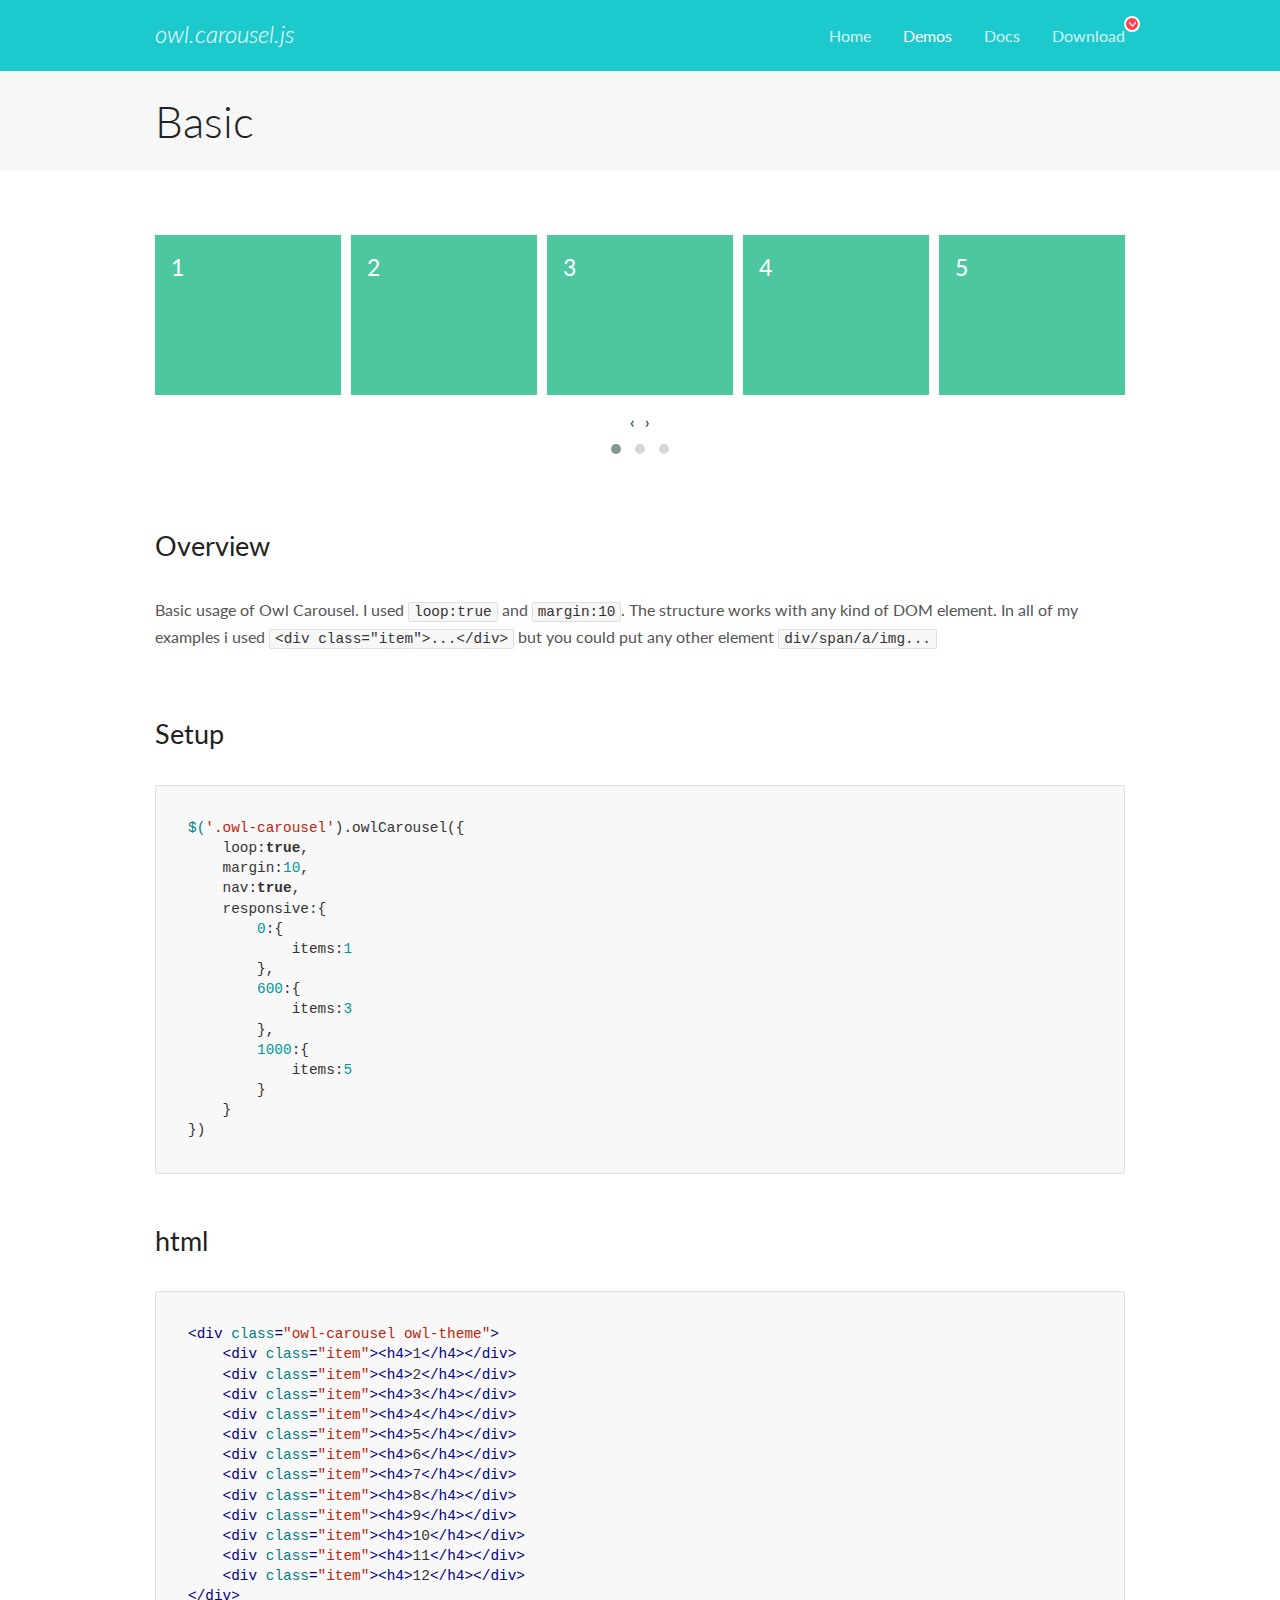
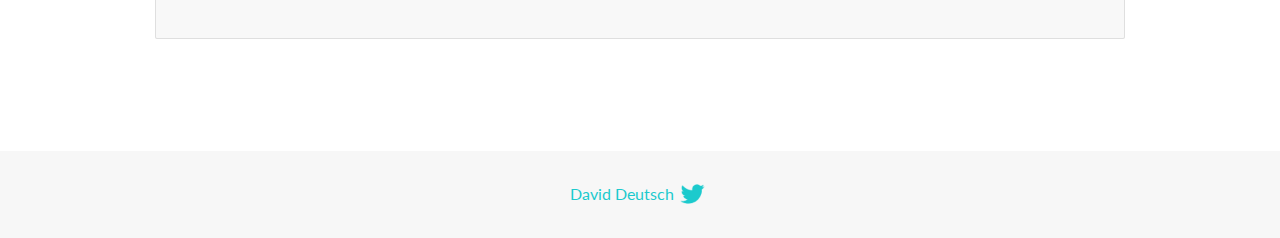
<file: assets/owl/OwlCarousel2-2.3.4/docs/demos/basic.html>
<!DOCTYPE html>
<html lang="en">
  <head>

    <!-- head -->
    <meta charset="utf-8">
    <meta name="msapplication-tap-highlight" content="no" />
    <meta name="viewport" content="width=device-width, initial-scale=1.0" />
    <meta name="description" content="Basic usage demo">
    <meta name="author" content="David Deutsch">
    <title>
      Basic Demo | Owl Carousel | 2.3.4
    </title>

    <!-- Stylesheets -->
    <link href='https://fonts.googleapis.com/css?family=Lato:300,400,700,400italic,300italic' rel='stylesheet' type='text/css'>
    <link rel="stylesheet" href="../assets/css/docs.theme.min.css">

    <!-- Owl Stylesheets -->
    <link rel="stylesheet" href="../assets/owlcarousel/assets/owl.carousel.min.css">
    <link rel="stylesheet" href="../assets/owlcarousel/assets/owl.theme.default.min.css">

    <!-- HTML5 shim and Respond.js IE8 support of HTML5 elements and media queries -->

    <!--[if lt IE 9]>
      <script src="https://oss.maxcdn.com/libs/html5shiv/3.7.0/html5shiv.js"></script>
      <script src="https://oss.maxcdn.com/libs/respond.js/1.3.0/respond.min.js"></script>
    <![endif]-->

    <!-- Favicons -->
    <link rel="apple-touch-icon-precomposed" sizes="144x144" href="../assets/ico/apple-touch-icon-144-precomposed.png">
    <link rel="shortcut icon" href="../assets/ico/favicon.png">
    <link rel="shortcut icon" href="favicon.ico">

    <!-- Yeah i know js should not be in header. Its required for demos.-->

    <!-- javascript -->
    <script src="../assets/vendors/jquery.min.js"></script>
    <script src="../assets/owlcarousel/owl.carousel.js"></script>
  </head>
  <body>

    <!-- header -->
    <header class="header">
      <div class="row">
        <div class="large-12 columns">
          <div class="brand left">
            <h3>
              <a href="/OwlCarousel2/">owl.carousel.js</a> 
            </h3>
          </div>
          <a id="toggle-nav" class="right">
            <span></span> <span></span> <span></span> 
          </a> 
          <div class="nav-bar">
            <ul class="clearfix">
              <li> <a href="/OwlCarousel2/index.html">Home</a>  </li>
              <li class="active">
                <a href="/OwlCarousel2/demos/demos.html">Demos</a> 
              </li>
              <li> <a href="/OwlCarousel2/docs/started-welcome.html">Docs</a>  </li>
              <li>
                <a href="https://github.com/OwlCarousel2/OwlCarousel2/archive/2.3.4.zip">Download</a> 
                <span class="download"></span> 
              </li>
            </ul>
          </div>
        </div>
      </div>
    </header>

    <!-- title -->
    <section class="title">
      <div class="row">
        <div class="large-12 columns">
          <h1>Basic</h1>
        </div>
      </div>
    </section>

    <!--  Demos -->
    <section id="demos">
      <div class="row">
        <div class="large-12 columns">
          <div class="owl-carousel owl-theme">
            <div class="item">
              <h4>1</h4>
            </div>
            <div class="item">
              <h4>2</h4>
            </div>
            <div class="item">
              <h4>3</h4>
            </div>
            <div class="item">
              <h4>4</h4>
            </div>
            <div class="item">
              <h4>5</h4>
            </div>
            <div class="item">
              <h4>6</h4>
            </div>
            <div class="item">
              <h4>7</h4>
            </div>
            <div class="item">
              <h4>8</h4>
            </div>
            <div class="item">
              <h4>9</h4>
            </div>
            <div class="item">
              <h4>10</h4>
            </div>
            <div class="item">
              <h4>11</h4>
            </div>
            <div class="item">
              <h4>12</h4>
            </div>
          </div>
          <h3 id="overview">Overview</h3>
          <p>Basic usage of Owl Carousel. I used <code>loop:true</code> and <code>margin:10</code>. The structure works with any kind of DOM element. In all of my examples i used <code>&lt;div class=&quot;item&quot;&gt;...&lt;/div&gt;</code> but you could
            put any other element <code>div/span/a/img...</code></p>
          <h3 id="setup">Setup</h3>
          <pre><code>$(&#39;.owl-carousel&#39;).owlCarousel({
    loop:true,
    margin:10,
    nav:true,
    responsive:{
        0:{
            items:1
        },
        600:{
            items:3
        },
        1000:{
            items:5
        }
    }
})</code></pre>
          <h3 id="html">html</h3>
          <pre><code>&lt;div class=&quot;owl-carousel owl-theme&quot;&gt;
    &lt;div class=&quot;item&quot;&gt;&lt;h4&gt;1&lt;/h4&gt;&lt;/div&gt;
    &lt;div class=&quot;item&quot;&gt;&lt;h4&gt;2&lt;/h4&gt;&lt;/div&gt;
    &lt;div class=&quot;item&quot;&gt;&lt;h4&gt;3&lt;/h4&gt;&lt;/div&gt;
    &lt;div class=&quot;item&quot;&gt;&lt;h4&gt;4&lt;/h4&gt;&lt;/div&gt;
    &lt;div class=&quot;item&quot;&gt;&lt;h4&gt;5&lt;/h4&gt;&lt;/div&gt;
    &lt;div class=&quot;item&quot;&gt;&lt;h4&gt;6&lt;/h4&gt;&lt;/div&gt;
    &lt;div class=&quot;item&quot;&gt;&lt;h4&gt;7&lt;/h4&gt;&lt;/div&gt;
    &lt;div class=&quot;item&quot;&gt;&lt;h4&gt;8&lt;/h4&gt;&lt;/div&gt;
    &lt;div class=&quot;item&quot;&gt;&lt;h4&gt;9&lt;/h4&gt;&lt;/div&gt;
    &lt;div class=&quot;item&quot;&gt;&lt;h4&gt;10&lt;/h4&gt;&lt;/div&gt;
    &lt;div class=&quot;item&quot;&gt;&lt;h4&gt;11&lt;/h4&gt;&lt;/div&gt;
    &lt;div class=&quot;item&quot;&gt;&lt;h4&gt;12&lt;/h4&gt;&lt;/div&gt;
&lt;/div&gt;</code></pre>
          <script>
            $(document).ready(function() {
              var owl = $('.owl-carousel');
              owl.owlCarousel({
                margin: 10,
                nav: true,
                loop: true,
                responsive: {
                  0: {
                    items: 1
                  },
                  600: {
                    items: 3
                  },
                  1000: {
                    items: 5
                  }
                }
              })
            })
          </script>
        </div>
      </div>
    </section>

    <!-- footer -->
    <footer class="footer">
      <div class="row">
        <div class="large-12 columns">
          <h5>
            <a href="/OwlCarousel2/docs/support-contact.html">David Deutsch</a> 
            <a id="custom-tweet-button" href="https://twitter.com/share?url=https://github.com/OwlCarousel2/OwlCarousel2&text=Owl Carousel - This is so awesome! " target="_blank"></a> 
          </h5>
        </div>
      </div>
    </footer>

    <!-- vendors -->
    <script src="../assets/vendors/highlight.js"></script>
    <script src="../assets/js/app.js"></script>
  </body>
</html>
</file>
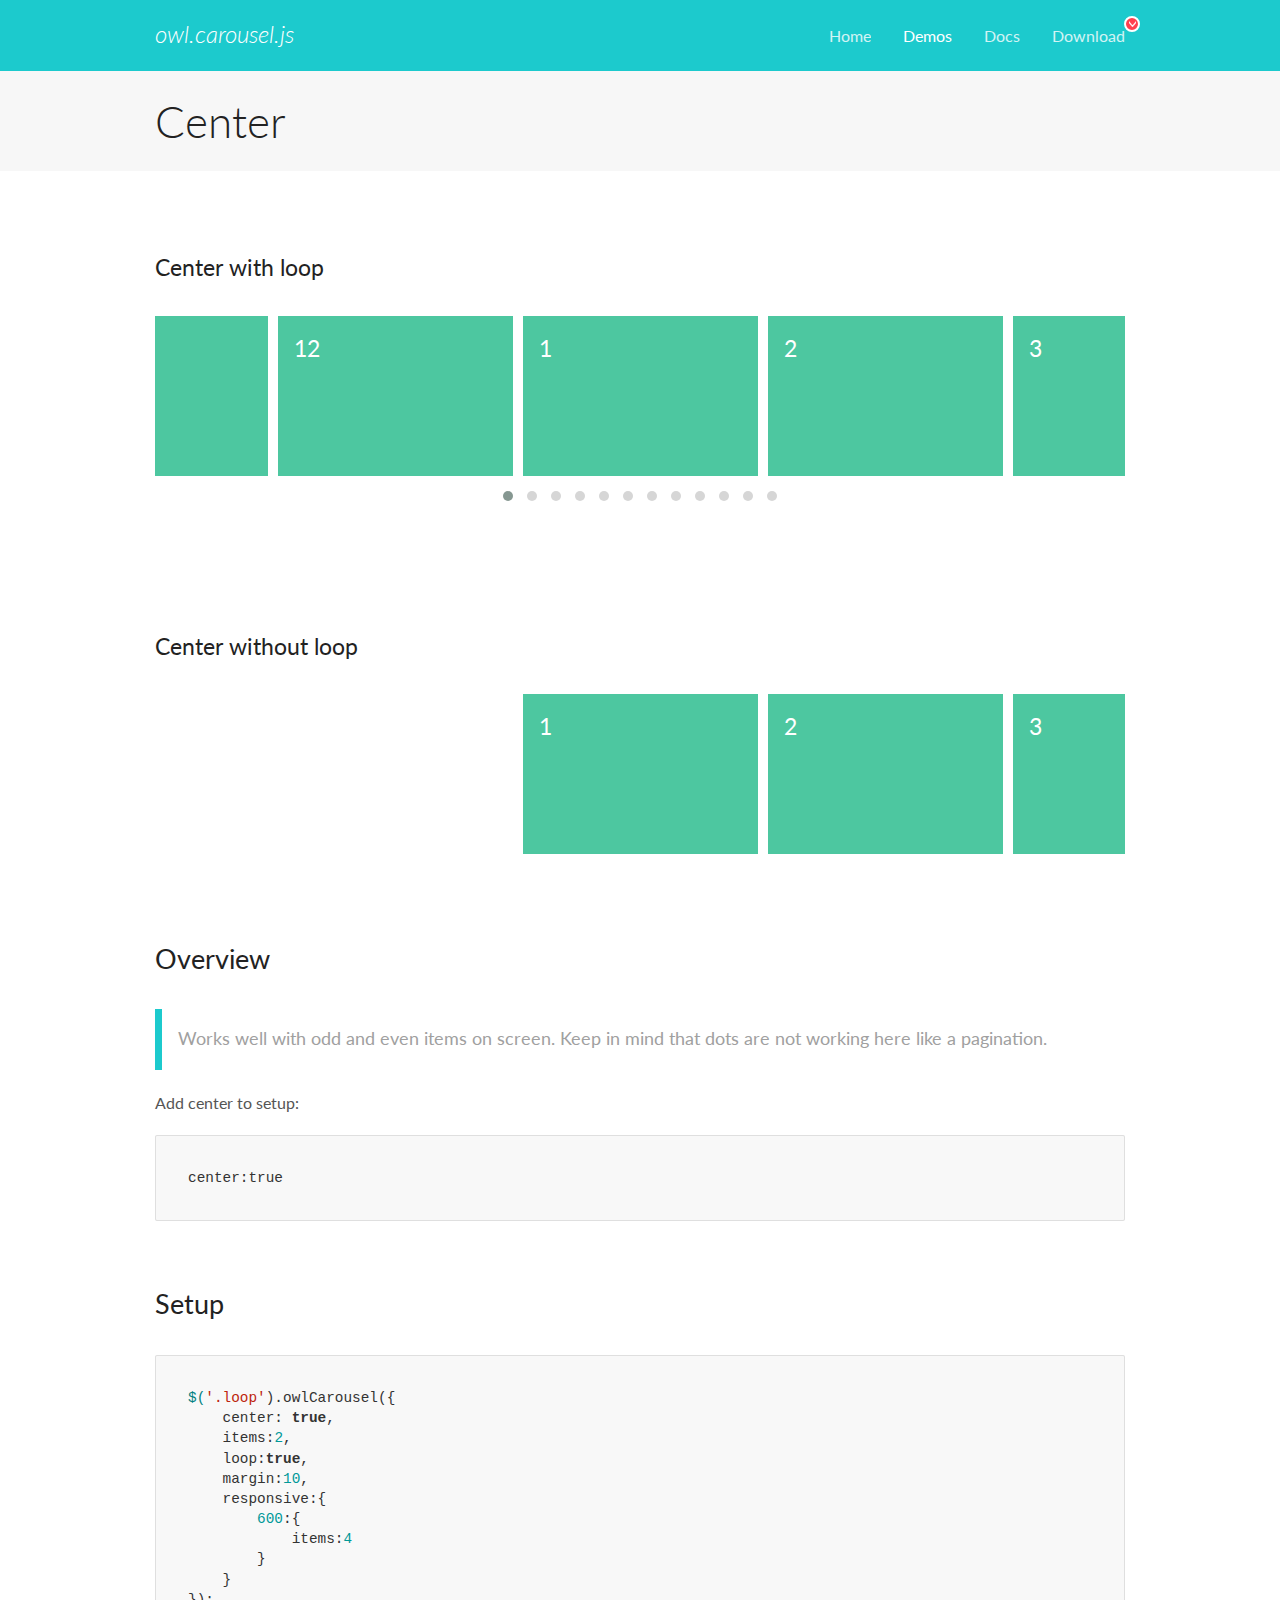
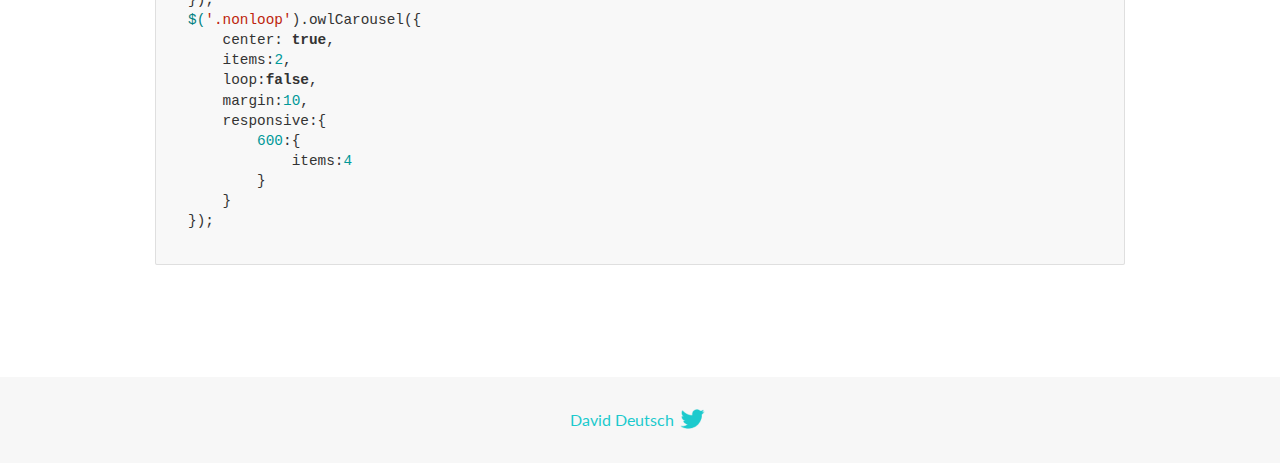
<file: assets/owl/OwlCarousel2-2.3.4/docs/demos/center.html>
<!DOCTYPE html>
<html lang="en">
  <head>

    <!-- head -->
    <meta charset="utf-8">
    <meta name="msapplication-tap-highlight" content="no" />
    <meta name="viewport" content="width=device-width, initial-scale=1.0" />
    <meta name="description" content="Center carousel">
    <meta name="author" content="David Deutsch">
    <title>
      Center Demo | Owl Carousel | 2.3.4
    </title>

    <!-- Stylesheets -->
    <link href='https://fonts.googleapis.com/css?family=Lato:300,400,700,400italic,300italic' rel='stylesheet' type='text/css'>
    <link rel="stylesheet" href="../assets/css/docs.theme.min.css">

    <!-- Owl Stylesheets -->
    <link rel="stylesheet" href="../assets/owlcarousel/assets/owl.carousel.min.css">
    <link rel="stylesheet" href="../assets/owlcarousel/assets/owl.theme.default.min.css">

    <!-- HTML5 shim and Respond.js IE8 support of HTML5 elements and media queries -->

    <!--[if lt IE 9]>
      <script src="https://oss.maxcdn.com/libs/html5shiv/3.7.0/html5shiv.js"></script>
      <script src="https://oss.maxcdn.com/libs/respond.js/1.3.0/respond.min.js"></script>
    <![endif]-->

    <!-- Favicons -->
    <link rel="apple-touch-icon-precomposed" sizes="144x144" href="../assets/ico/apple-touch-icon-144-precomposed.png">
    <link rel="shortcut icon" href="../assets/ico/favicon.png">
    <link rel="shortcut icon" href="favicon.ico">

    <!-- Yeah i know js should not be in header. Its required for demos.-->

    <!-- javascript -->
    <script src="../assets/vendors/jquery.min.js"></script>
    <script src="../assets/owlcarousel/owl.carousel.js"></script>
  </head>
  <body>

    <!-- header -->
    <header class="header">
      <div class="row">
        <div class="large-12 columns">
          <div class="brand left">
            <h3>
              <a href="/OwlCarousel2/">owl.carousel.js</a> 
            </h3>
          </div>
          <a id="toggle-nav" class="right">
            <span></span> <span></span> <span></span> 
          </a> 
          <div class="nav-bar">
            <ul class="clearfix">
              <li> <a href="/OwlCarousel2/index.html">Home</a>  </li>
              <li class="active">
                <a href="/OwlCarousel2/demos/demos.html">Demos</a> 
              </li>
              <li> <a href="/OwlCarousel2/docs/started-welcome.html">Docs</a>  </li>
              <li>
                <a href="https://github.com/OwlCarousel2/OwlCarousel2/archive/2.3.4.zip">Download</a> 
                <span class="download"></span> 
              </li>
            </ul>
          </div>
        </div>
      </div>
    </header>

    <!-- title -->
    <section class="title">
      <div class="row">
        <div class="large-12 columns">
          <h1>Center</h1>
        </div>
      </div>
    </section>

    <!--  Demos -->
    <section id="demos">
      <div class="row">
        <div class="large-12 columns">
          <h4 id="center-with-loop">Center with loop</h4>
          <div class="loop owl-carousel owl-theme">
            <div class="item">
              <h4>1</h4>
            </div>
            <div class="item">
              <h4>2</h4>
            </div>
            <div class="item">
              <h4>3</h4>
            </div>
            <div class="item">
              <h4>4</h4>
            </div>
            <div class="item">
              <h4>5</h4>
            </div>
            <div class="item">
              <h4>6</h4>
            </div>
            <div class="item">
              <h4>7</h4>
            </div>
            <div class="item">
              <h4>8</h4>
            </div>
            <div class="item">
              <h4>9</h4>
            </div>
            <div class="item">
              <h4>10</h4>
            </div>
            <div class="item">
              <h4>11</h4>
            </div>
            <div class="item">
              <h4>12</h4>
            </div>
          </div>
          <br>
          <h4 id="center-without-loop">Center without loop</h4>
          <div class="nonloop owl-carousel">
            <div class="item">
              <h4>1</h4>
            </div>
            <div class="item">
              <h4>2</h4>
            </div>
            <div class="item">
              <h4>3</h4>
            </div>
            <div class="item">
              <h4>4</h4>
            </div>
            <div class="item">
              <h4>5</h4>
            </div>
            <div class="item">
              <h4>6</h4>
            </div>
            <div class="item">
              <h4>7</h4>
            </div>
            <div class="item">
              <h4>8</h4>
            </div>
            <div class="item">
              <h4>9</h4>
            </div>
            <div class="item">
              <h4>10</h4>
            </div>
            <div class="item">
              <h4>11</h4>
            </div>
            <div class="item">
              <h4>12</h4>
            </div>
          </div>
          <h3 id="overview">Overview</h3>
          <blockquote>
            <p>Works well with odd and even items on screen. Keep in mind that dots are not working here like a pagination.</p>
          </blockquote>
          <p>Add center to setup:</p>
          <pre><code>center:true</code></pre>
          <h3 id="setup">Setup</h3>
          <pre><code>$(&#39;.loop&#39;).owlCarousel({
    center: true,
    items:2,
    loop:true,
    margin:10,
    responsive:{
        600:{
            items:4
        }
    }
});
$(&#39;.nonloop&#39;).owlCarousel({
    center: true,
    items:2,
    loop:false,
    margin:10,
    responsive:{
        600:{
            items:4
        }
    }
});</code></pre>
          <script>
            jQuery(document).ready(function($) {
              $('.loop').owlCarousel({
                center: true,
                items: 2,
                loop: true,
                margin: 10,
                responsive: {
                  600: {
                    items: 4
                  }
                }
              });
              $('.nonloop').owlCarousel({
                center: true,
                items: 2,
                loop: false,
                margin: 10,
                responsive: {
                  600: {
                    items: 4
                  }
                }
              });
            });
          </script>
        </div>
      </div>
    </section>

    <!-- footer -->
    <footer class="footer">
      <div class="row">
        <div class="large-12 columns">
          <h5>
            <a href="/OwlCarousel2/docs/support-contact.html">David Deutsch</a> 
            <a id="custom-tweet-button" href="https://twitter.com/share?url=https://github.com/OwlCarousel2/OwlCarousel2&text=Owl Carousel - This is so awesome! " target="_blank"></a> 
          </h5>
        </div>
      </div>
    </footer>

    <!-- vendors -->
    <script src="../assets/vendors/highlight.js"></script>
    <script src="../assets/js/app.js"></script>
  </body>
</html>
</file>
